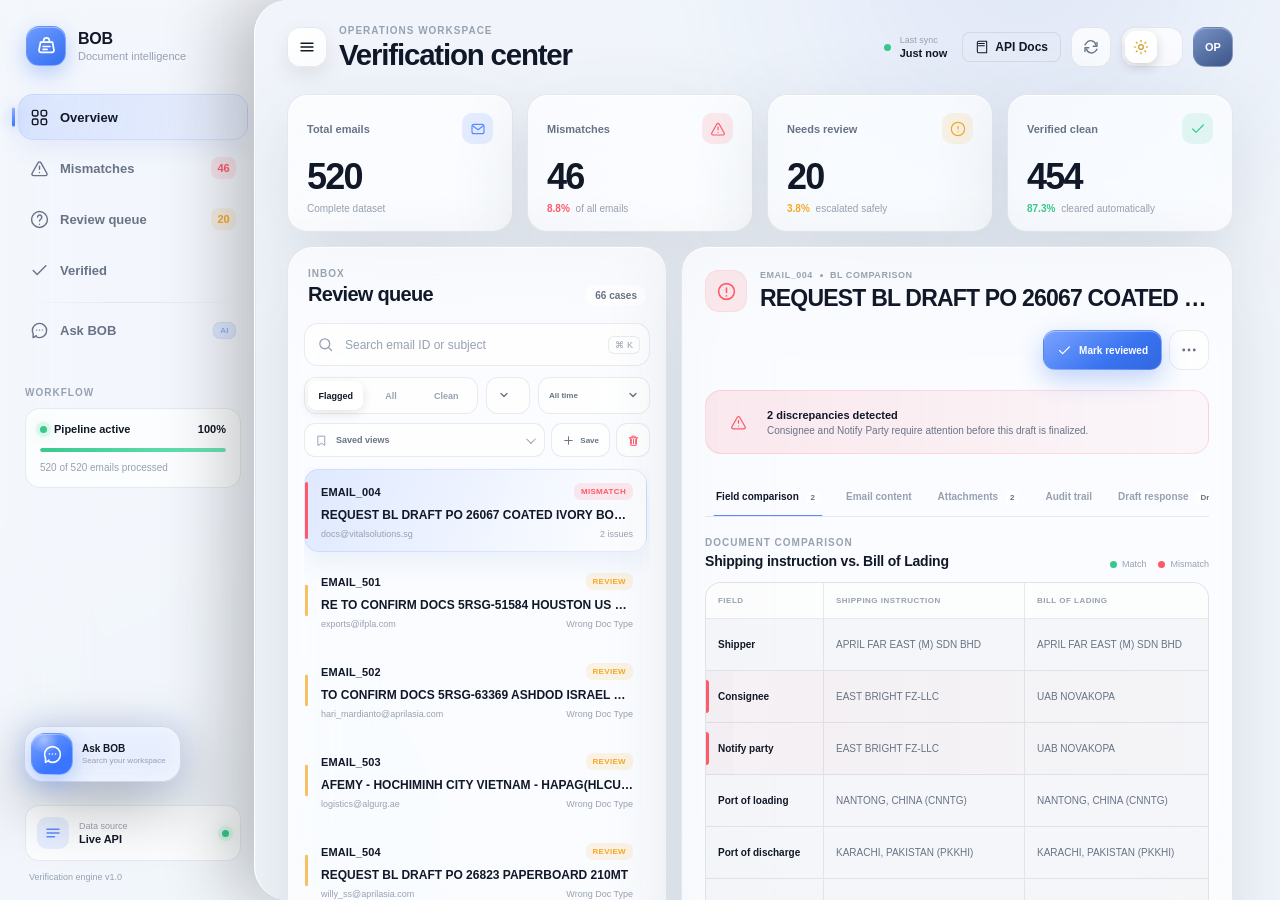
<file: frontend/index.html>
<!doctype html>
<html lang="en" data-theme="dark">
<head>
  <meta charset="UTF-8">
  <meta name="viewport" content="width=device-width, initial-scale=1.0">
  <meta name="description" content="Shipping document verification and human review dashboard">
  <meta name="color-scheme" content="dark light">
  <title>BOB — Shipping Document Verification</title>
  <link rel="stylesheet" href="./styles.css">
</head>
<body>
  <div class="app-loader" id="appLoader" role="status" aria-live="polite" aria-label="Preparing BOB verification workspace">
    <div class="loader-ambient" aria-hidden="true"></div>
    <div class="loader-center">
      <div class="loader-mark-wrap" aria-hidden="true">
        <span class="loader-halo"></span>
        <span class="loader-ring"></span>
        <span class="loader-mark">
          <svg viewBox="0 0 24 24"><path d="M5.8 7.5h12.4l1.6 8.2a2 2 0 0 1-2 2.4H6.2a2 2 0 0 1-2-2.4l1.6-8.2Z"/><path d="M9 7.5V5.7A3 3 0 0 1 12 3a3 3 0 0 1 3 2.7v1.8M8.5 12h7M8.5 15h4"/></svg>
        </span>
      </div>
      <div class="loader-copy">
        <strong>BOB</strong>
        <span>Preparing verification workspace</span>
      </div>
      <div class="loader-progress" aria-hidden="true"><span></span></div>
      <p class="loader-security"><span></span>Secure document intelligence</p>
    </div>
  </div>

  <div class="ambient ambient-one" aria-hidden="true"></div>
  <div class="ambient ambient-two" aria-hidden="true"></div>

  <div class="app-shell">
    <aside class="sidebar glass-panel" id="sidebar">
      <div class="brand-row">
        <a class="brand" href="#" aria-label="BOB home">
          <span class="brand-mark" aria-hidden="true">
            <svg viewBox="0 0 24 24" role="img"><path d="M5.8 7.5h12.4l1.6 8.2a2 2 0 0 1-2 2.4H6.2a2 2 0 0 1-2-2.4l1.6-8.2Z"/><path d="M9 7.5V5.7A3 3 0 0 1 12 3a3 3 0 0 1 3 2.7v1.8M8.5 12h7M8.5 15h4"/></svg>
          </span>
          <span><strong>BOB</strong><small>Document intelligence</small></span>
        </a>
        <button class="icon-button mobile-only" id="closeSidebar" aria-label="Close menu">
          <svg viewBox="0 0 24 24"><path d="m6 6 12 12M18 6 6 18"/></svg>
        </button>
      </div>

      <nav class="primary-nav" aria-label="Primary navigation">
        <span class="nav-selection" id="navSelection" aria-hidden="true"></span>
        <button class="nav-item active" type="button" data-nav="overview">
          <svg viewBox="0 0 24 24"><rect x="3" y="3" width="7" height="7" rx="2"/><rect x="14" y="3" width="7" height="7" rx="2"/><rect x="3" y="14" width="7" height="7" rx="2"/><rect x="14" y="14" width="7" height="7" rx="2"/></svg>
          <span>Overview</span>
        </button>
        <button class="nav-item" type="button" data-nav="mismatch" data-focus-status="MISMATCH">
          <svg viewBox="0 0 24 24"><path d="M12 9v4m0 4h.01M10.3 4.6 2.7 18a2 2 0 0 0 1.7 3h15.2a2 2 0 0 0 1.7-3L13.7 4.6a2 2 0 0 0-3.4 0Z"/></svg>
          <span>Mismatches</span><span class="nav-count" id="navMismatchCount">46</span>
        </button>
        <button class="nav-item" type="button" data-nav="review" data-focus-status="NEEDS_REVIEW">
          <svg viewBox="0 0 24 24"><path d="M12 22a10 10 0 1 0 0-20 10 10 0 0 0 0 20Z"/><path d="M9.5 9a2.7 2.7 0 1 1 4.6 2c-1.4 1.1-2.1 1.6-2.1 3M12 18h.01"/></svg>
          <span>Review queue</span><span class="nav-count amber" id="navReviewCount">20</span>
        </button>
        <button class="nav-item" type="button" data-nav="verified" data-focus-status="OK">
          <svg viewBox="0 0 24 24"><path d="M20 6 9 17l-5-5"/></svg>
          <span>Verified</span>
        </button>
        <button class="nav-item assistant-nav-item" id="askBobNav" type="button" data-nav="assistant">
          <svg viewBox="0 0 24 24"><path d="M8 18.5 4 21v-5.2A8 8 0 0 1 3 12C3 7 7 3 12 3s9 4 9 9-4 9-9 9a9.8 9.8 0 0 1-4-.9"/><path d="M8.5 11.5h.01M12 11.5h.01M15.5 11.5h.01"/></svg>
          <span>Ask BOB</span><span class="assistant-nav-badge">AI</span>
        </button>
      </nav>

      <div class="sidebar-section">
        <p class="section-label">Workflow</p>
        <div class="pipeline-card">
          <div class="pipeline-head">
            <span class="live-dot"></span>
            <span>Pipeline active</span>
            <strong>100%</strong>
          </div>
          <div class="progress-track"><span></span></div>
          <p>520 of 520 emails processed</p>
        </div>
      </div>

      <div class="sidebar-footer">
        <div class="service-state">
          <span class="service-icon">
            <svg viewBox="0 0 24 24"><path d="M4 7h16M4 12h16M4 17h10"/></svg>
          </span>
          <span><small>Data source</small><strong id="dataSourceLabel">Connecting...</strong></span>
          <span class="connection-dot" id="connectionDot"></span>
        </div>
        <p>Verification engine v1.0</p>
      </div>
    </aside>

    <main class="main-content">
      <header class="topbar">
        <div class="topbar-title">
          <button class="icon-button menu-trigger" id="openSidebar" aria-label="Hide navigation" aria-expanded="true" title="Show or hide navigation">
            <svg viewBox="0 0 24 24"><path d="M4 7h16M4 12h16M4 17h16"/></svg>
          </button>
          <div>
            <p class="eyebrow">Operations workspace</p>
            <h1>Verification center</h1>
          </div>
        </div>
        <div class="topbar-actions">
          <div class="sync-state desktop-only"><span></span><span><small>Last sync</small><strong id="lastSync">Just now</strong></span></div>
          <a href="/docs" target="_blank" class="docs-btn" title="View Interactive API Documentation" style="display:inline-flex; align-items:center; gap:6px; font-size:12px; font-weight:600; color:inherit; text-decoration:none; padding:7px 12px; border:1px solid var(--border); border-radius:8px; background:rgba(255,255,255,0.04); transition:all 0.2s;">
            <svg width="14" height="14" viewBox="0 0 24 24" fill="none" stroke="currentColor" stroke-width="2"><path d="M4 19.5v-15A2.5 2.5 0 0 1 6.5 2H20v20H6.5a2.5 2.5 0 0 1-2.5-2.5Z"/><path d="M6 6h10M6 10h10"/></svg>
            <span>API Docs</span>
          </a>
          <button class="icon-button" id="refreshButton" type="button" aria-label="Refresh data" title="Refresh data">
            <svg viewBox="0 0 24 24"><path d="M20 6v5h-5M4 18v-5h5"/><path d="M18.5 9A7 7 0 0 0 6 6.5L4 9m2 6a7 7 0 0 0 12 2.5l2-2.5"/></svg>
          </button>
          <button class="theme-toggle" id="themeToggle" type="button" aria-label="Switch color theme">
            <span class="theme-knob">
              <svg class="sun-icon" viewBox="0 0 24 24"><circle cx="12" cy="12" r="3.5"/><path d="M12 2v2M12 20v2M4.9 4.9l1.4 1.4M17.7 17.7l1.4 1.4M2 12h2M20 12h2M4.9 19.1l1.4-1.4M17.7 6.3l1.4-1.4"/></svg>
              <svg class="moon-icon" viewBox="0 0 24 24"><path d="M20.5 15.5A8.5 8.5 0 0 1 8.5 3.6 8.5 8.5 0 1 0 20.5 15.5Z"/></svg>
            </span>
          </button>
          <div class="avatar" aria-label="Operator profile">OP</div>
        </div>
      </header>

      <section class="stats-grid" aria-label="Verification statistics">
        <article class="stat-card glass-panel reveal" style="--delay: 0ms">
          <div class="stat-top"><span>Total emails</span><span class="stat-icon neutral"><svg viewBox="0 0 24 24"><rect x="3" y="5" width="18" height="14" rx="3"/><path d="m4 7 8 6 8-6"/></svg></span></div>
          <div class="stat-value" id="totalStat">520</div>
          <p>Complete dataset</p>
        </article>
        <article class="stat-card glass-panel reveal" style="--delay: 60ms">
          <div class="stat-top"><span>Mismatches</span><span class="stat-icon red"><svg viewBox="0 0 24 24"><path d="M12 9v4m0 4h.01M10.3 4.6 2.7 18a2 2 0 0 0 1.7 3h15.2a2 2 0 0 0 1.7-3L13.7 4.6a2 2 0 0 0-3.4 0Z"/></svg></span></div>
          <div class="stat-value" id="mismatchStat">46</div>
          <p><span class="trend red" id="mismatchRate">8.8%</span> of all emails</p>
        </article>
        <article class="stat-card glass-panel reveal" style="--delay: 120ms">
          <div class="stat-top"><span>Needs review</span><span class="stat-icon amber"><svg viewBox="0 0 24 24"><path d="M12 22a10 10 0 1 0 0-20 10 10 0 0 0 0 20Z"/><path d="M12 8v4m0 4h.01"/></svg></span></div>
          <div class="stat-value" id="reviewStat">20</div>
          <p><span class="trend amber" id="reviewRate">3.8%</span> escalated safely</p>
        </article>
        <article class="stat-card glass-panel reveal" style="--delay: 180ms">
          <div class="stat-top"><span>Verified clean</span><span class="stat-icon green"><svg viewBox="0 0 24 24"><path d="M20 6 9 17l-5-5"/></svg></span></div>
          <div class="stat-value" id="cleanStat">454</div>
          <p><span class="trend green" id="cleanRate">87.3%</span> cleared automatically</p>
        </article>
      </section>

      <section class="workspace-grid">
        <aside class="queue-panel glass-panel reveal" style="--delay: 230ms">
          <div class="panel-heading">
            <div><p class="eyebrow">Inbox</p><h2>Review queue</h2></div>
            <span class="result-count" id="resultCount">66 cases</span>
          </div>

          <div class="search-field">
            <svg viewBox="0 0 24 24"><circle cx="11" cy="11" r="7"/><path d="m16.5 16.5 4 4"/></svg>
            <input id="searchInput" type="search" autocomplete="off" placeholder="Search email ID or subject">
            <kbd>⌘ K</kbd>
          </div>

          <div class="filter-row">
            <div class="segmented-control" id="statusFilters" role="group" aria-label="Status filter">
              <button type="button" class="active" data-status="FLAGGED">Flagged</button>
              <button type="button" data-status="ALL">All</button>
              <button type="button" data-status="OK">Clean</button>
            </div>
            <label class="select-shell" aria-label="Category filter">
              <select id="categoryFilter">
                <option value="ALL">All categories</option>
                <option value="BL_COMPARISON">BL comparison</option>
                <option value="SI_REQUEST">SI request</option>
                <option value="INVOICE_QUERY">Invoice query</option>
                <option value="GENERAL">General</option>
                <option value="SPAM">Spam</option>
              </select>
              <svg viewBox="0 0 24 24"><path d="m8 10 4 4 4-4"/></svg>
            </label>
            <label class="select-shell time-select" aria-label="Time filter">
              <select id="timeFilter">
                <option value="ALL">All time</option>
                <option value="TODAY">Today</option>
                <option value="24H">Last 24 hours</option>
                <option value="7D">Last 7 days</option>
                <option value="REVIEWED">Recently reviewed</option>
                <option value="OPENED">Recently opened</option>
              </select>
              <svg viewBox="0 0 24 24"><path d="m8 10 4 4 4-4"/></svg>
            </label>
          </div>

          <div class="saved-view-row">
            <label class="saved-view-select" aria-label="Saved views">
              <svg viewBox="0 0 24 24"><path d="M6 4h12v17l-6-4-6 4Z"/></svg>
              <select id="savedViewSelect"><option value="">Saved views</option></select>
            </label>
            <button class="saved-view-button" id="saveViewButton" type="button" title="Save current filters"><svg viewBox="0 0 24 24"><path d="M12 5v14M5 12h14"/></svg><span>Save</span></button>
            <button class="saved-view-button danger" id="deleteViewButton" type="button" title="Delete selected view" hidden><svg viewBox="0 0 24 24"><path d="M4 7h16M9 7V4h6v3M8 10v8M12 10v8M16 10v8M6 7l1 14h10l1-14"/></svg></button>
          </div>

          <div class="queue-list" id="queueList" aria-live="polite"></div>
          <div class="queue-footer">
            <span id="queueRange">Showing 1–20</span>
            <button class="text-button" id="loadMoreButton" type="button">Load more</button>
          </div>
        </aside>

        <section class="detail-panel glass-panel reveal" style="--delay: 280ms" aria-live="polite">
          <div class="detail-header">
            <div class="detail-title-wrap">
              <div class="status-orb mismatch" id="statusOrb"><svg viewBox="0 0 24 24"><path d="M12 8v5m0 4h.01"/><circle cx="12" cy="12" r="9"/></svg></div>
              <div>
                <div class="detail-meta-line"><span id="selectedId">EMAIL_004</span><span class="dot-separator"></span><span id="selectedCategory">BL comparison</span></div>
                <h2 id="selectedSubject">Request BL draft — PO 26067</h2>
              </div>
            </div>
            <div class="detail-actions">
              <button class="secondary-button" id="retryButton" type="button">
                <svg viewBox="0 0 24 24"><path d="M20 6v5h-5M4 18v-5h5"/><path d="M18.5 9A7 7 0 0 0 6 6.5L4 9m2 6a7 7 0 0 0 12 2.5l2-2.5"/></svg>
                Retry
              </button>
              <button class="primary-button" id="reviewedButton" type="button">
                <svg viewBox="0 0 24 24"><path d="M20 6 9 17l-5-5"/></svg>
                <span>Mark reviewed</span>
              </button>
              <button class="icon-button" id="moreButton" type="button" aria-label="More actions"><svg viewBox="0 0 24 24"><circle cx="5" cy="12" r="1"/><circle cx="12" cy="12" r="1"/><circle cx="19" cy="12" r="1"/></svg></button>
            </div>
          </div>

          <div class="summary-banner mismatch" id="summaryBanner">
            <div class="summary-icon"><svg viewBox="0 0 24 24"><path d="M12 9v4m0 4h.01M10.3 4.6 2.7 18a2 2 0 0 0 1.7 3h15.2a2 2 0 0 0 1.7-3L13.7 4.6a2 2 0 0 0-3.4 0Z"/></svg></div>
            <div><strong id="summaryTitle">2 discrepancies detected</strong><p id="summaryText">Consignee and notify party require attention before this draft is finalized.</p></div>
          </div>

          <div class="tab-bar" role="tablist" aria-label="Document details">
            <button type="button" role="tab" class="active" data-tab="comparison">Field comparison <span id="comparisonTabCount">2</span></button>
            <button type="button" role="tab" data-tab="email">Email content</button>
            <button type="button" role="tab" data-tab="attachments">Attachments <span id="attachmentTabCount">2</span></button>
            <button type="button" role="tab" data-tab="audit">Audit trail</button>
            <button type="button" role="tab" class="draft-tab-button" data-tab="draft">Draft response <span>Draft</span></button>
          </div>

          <div class="tab-content active" id="comparisonTab" data-panel="comparison">
            <div class="comparison-head">
              <div><p class="eyebrow">Document comparison</p><h3>Shipping instruction vs. Bill of Lading</h3></div>
              <div class="legend"><span><i class="match"></i>Match</span><span><i class="mismatch"></i>Mismatch</span></div>
            </div>
            <div class="comparison-table" id="comparisonTable"></div>
          </div>

          <div class="tab-content" id="emailTab" data-panel="email">
            <div class="email-card">
              <div class="email-header-row"><span>From</span><strong id="emailFrom">docs@vitalsolutions.sg</strong></div>
              <div class="email-header-row"><span>Subject</span><strong id="emailSubject">Request BL draft</strong></div>
              <div class="email-body" id="emailBody"></div>
            </div>
          </div>

          <div class="tab-content" id="attachmentsTab" data-panel="attachments">
            <div class="attachment-grid" id="attachmentGrid"></div>
          </div>

          <div class="tab-content" id="auditTab" data-panel="audit">
            <div class="timeline" id="auditTimeline"></div>
          </div>

          <div class="tab-content" id="draftTab" data-panel="draft" aria-live="polite">
            <div id="draftComposer"></div>
          </div>
        </section>
      </section>

      <section class="assistant-full" id="assistantFull" aria-label="Ask BOB assistant" aria-hidden="true" hidden>
        <div class="assistant-full-ambient" aria-hidden="true"></div>
        <header class="assistant-full-header">
          <div class="assistant-full-header-left">
            <button class="icon-button menu-trigger assistant-menu-trigger" id="assistantSidebarToggle" type="button" aria-label="Show or hide navigation" title="Show or hide navigation">
              <svg viewBox="0 0 24 24"><path d="M4 7h16M4 12h16M4 17h16"/></svg>
            </button>
            <div class="assistant-identity">
              <span class="assistant-avatar"><svg viewBox="0 0 24 24"><path d="M8 18.5 4 21v-5.2A8 8 0 0 1 3 12C3 7 7 3 12 3s9 4 9 9-4 9-9 9a9.8 9.8 0 0 1-4-.9"/><path d="M8.5 11.5h.01M12 11.5h.01M15.5 11.5h.01"/></svg></span>
              <span><strong>Ask BOB</strong><small><i></i>Connected to verification workspace</small></span>
            </div>
          </div>
          <div class="assistant-full-actions">
            <button class="assistant-header-button" id="clearAssistant" type="button">Clear conversation</button>
            <button class="icon-button" id="minimizeAssistant" type="button" aria-label="Minimize assistant" title="Minimize"><svg viewBox="0 0 24 24"><path d="M7 12h10"/></svg></button>
            <button class="icon-button" id="closeAssistantFull" type="button" aria-label="Close assistant"><svg viewBox="0 0 24 24"><path d="m6 6 12 12M18 6 6 18"/></svg></button>
          </div>
        </header>
        <div class="assistant-full-body">
          <div class="assistant-context-bar" id="assistantContextBar">
            <div class="assistant-context-email"><span>Current email</span><strong id="assistantContextId">EMAIL_004</strong><small id="assistantContextSubject">Request BL draft</small></div>
            <div class="assistant-context-actions">
              <button type="button" data-context-action="explain"><svg viewBox="0 0 24 24"><path d="M12 22a10 10 0 1 0 0-20 10 10 0 0 0 0 20Z"/><path d="M9.5 9a2.7 2.7 0 1 1 4.6 2c-1.4 1.1-2.1 1.6-2.1 3M12 18h.01"/></svg>Explain issues</button>
              <button type="button" data-context-action="summarize"><svg viewBox="0 0 24 24"><path d="M5 5h14M5 10h14M5 15h9M5 20h6"/></svg>Summarize</button>
              <button type="button" data-context-action="related"><svg viewBox="0 0 24 24"><circle cx="8" cy="8" r="3"/><circle cx="16" cy="16" r="3"/><path d="m10 10 4 4"/></svg>Related mail</button>
              <button type="button" data-context-action="draft" id="assistantDraftAction"><svg viewBox="0 0 24 24"><path d="M4 19.5V5a2 2 0 0 1 2-2h8l6 6v10.5a1.5 1.5 0 0 1-1.5 1.5h-13A1.5 1.5 0 0 1 4 19.5Z"/><path d="M14 3v6h6"/></svg>Open draft</button>
            </div>
          </div>
          <div class="assistant-intro">
            <p class="eyebrow">Workspace intelligence</p>
            <h2>What should we find?</h2>
            <p>Search the verification queue, inspect flagged documents, or jump directly to an email.</p>
            <div class="assistant-starter-grid">
              <button type="button" data-assistant-prompt="Show me the newest email that needs review"><span><svg viewBox="0 0 24 24"><path d="M12 8v4m0 4h.01"/><circle cx="12" cy="12" r="9"/></svg></span><strong>Newest review</strong><small>Open the latest queued case</small></button>
              <button type="button" data-assistant-prompt="How many emails have the wrong document type?"><span><svg viewBox="0 0 24 24"><path d="M14 2H6a2 2 0 0 0-2 2v16a2 2 0 0 0 2 2h12a2 2 0 0 0 2-2V8Z"/><path d="M14 2v6h6M9 13h6M9 17h4"/></svg></span><strong>Wrong document type</strong><small>Count and inspect escalations</small></button>
              <button type="button" data-assistant-prompt="Show mismatched emails"><span><svg viewBox="0 0 24 24"><path d="M12 9v4m0 4h.01M10.3 4.6 2.7 18a2 2 0 0 0 1.7 3h15.2a2 2 0 0 0 1.7-3L13.7 4.6a2 2 0 0 0-3.4 0Z"/></svg></span><strong>Mismatched emails</strong><small>Browse detected discrepancies</small></button>
            </div>
          </div>
          <div class="assistant-messages full-messages" id="assistantFullMessages" aria-live="polite"></div>
        </div>
        <form class="assistant-composer assistant-composer-full" data-assistant-form>
          <button type="button" class="assistant-add-button" aria-label="More assistant actions"><svg viewBox="0 0 24 24"><path d="M12 5v14M5 12h14"/></svg></button>
          <input type="text" data-assistant-input autocomplete="off" placeholder="Ask about an email, status, mismatch, or review queue…" aria-label="Message Ask BOB">
          <button type="submit" class="assistant-send-button" aria-label="Send message"><svg viewBox="0 0 24 24"><path d="m5 12 7-7 7 7M12 5v14"/></svg></button>
        </form>
        <p class="assistant-disclaimer">BOB searches the current verification dataset. Actions that change records still require operator confirmation.</p>
      </section>
    </main>
  </div>

  <button class="assistant-orb" id="assistantOrb" type="button" aria-label="Open Ask BOB. Drag to reposition." aria-expanded="false">
    <span class="assistant-orb-aura" aria-hidden="true"></span>
    <span class="assistant-orb-core"><svg viewBox="0 0 24 24"><path d="M8 18.5 4 21v-5.2A8 8 0 0 1 3 12C3 7 7 3 12 3s9 4 9 9-4 9-9 9a9.8 9.8 0 0 1-4-.9"/><path d="M8.5 11.5h.01M12 11.5h.01M15.5 11.5h.01"/></svg></span>
    <span class="assistant-orb-label"><strong>Ask BOB</strong><small>Search your workspace</small></span>
  </button>

  <section class="assistant-compact glass-panel" id="assistantCompact" aria-label="Ask BOB compact assistant" aria-hidden="true">
    <header class="assistant-compact-header" id="assistantCompactDragHandle" title="Drag to reposition">
      <div class="assistant-identity"><span class="assistant-avatar small"><svg viewBox="0 0 24 24"><path d="M8 18.5 4 21v-5.2A8 8 0 0 1 3 12C3 7 7 3 12 3s9 4 9 9-4 9-9 9a9.8 9.8 0 0 1-4-.9"/><path d="M8.5 11.5h.01M12 11.5h.01M15.5 11.5h.01"/></svg></span><span><strong>Ask BOB</strong><small><i></i>Workspace ready</small></span></div>
      <div><button class="icon-button" id="expandAssistant" type="button" aria-label="Open full conversation"><svg viewBox="0 0 24 24"><path d="M8 3H3v5M16 3h5v5M8 21H3v-5M16 21h5v-5"/></svg></button><button class="icon-button" id="closeAssistantCompact" type="button" aria-label="Close assistant"><svg viewBox="0 0 24 24"><path d="m6 6 12 12M18 6 6 18"/></svg></button></div>
    </header>
    <section class="compact-context-card mismatch" id="compactContextCard" aria-label="Current email actions">
      <button class="compact-context-summary" id="compactContextToggle" type="button" aria-expanded="false">
        <span class="compact-context-status" aria-hidden="true"></span>
        <span class="compact-context-copy"><small>Current email</small><strong id="compactContextId">EMAIL_004</strong><span id="compactContextSubject">Request BL draft</span></span>
        <span class="compact-context-hint"><small>Quick actions</small><svg viewBox="0 0 24 24"><path d="m8 10 4 4 4-4"/></svg></span>
      </button>
      <div class="compact-context-actions">
        <button type="button" data-context-action="explain"><svg viewBox="0 0 24 24"><path d="M12 22a10 10 0 1 0 0-20 10 10 0 0 0 0 20Z"/><path d="M9.5 9a2.7 2.7 0 1 1 4.6 2c-1.4 1.1-2.1 1.6-2.1 3M12 18h.01"/></svg><span>Explain</span></button>
        <button type="button" data-context-action="summarize"><svg viewBox="0 0 24 24"><path d="M5 5h14M5 10h14M5 15h9M5 20h6"/></svg><span>Summary</span></button>
        <button type="button" data-context-action="related"><svg viewBox="0 0 24 24"><circle cx="8" cy="8" r="3"/><circle cx="16" cy="16" r="3"/><path d="m10 10 4 4"/></svg><span>Related</span></button>
        <button type="button" data-context-action="draft" id="compactDraftAction"><svg viewBox="0 0 24 24"><path d="M4 19.5V5a2 2 0 0 1 2-2h8l6 6v10.5a1.5 1.5 0 0 1-1.5 1.5h-13A1.5 1.5 0 0 1 4 19.5Z"/><path d="M14 3v6h6"/></svg><span>Draft</span></button>
      </div>
    </section>
    <div class="assistant-messages compact-messages" id="assistantCompactMessages" aria-live="polite"></div>
    <div class="assistant-quick-prompts"><button type="button" data-assistant-prompt="Show the review queue">Review queue</button><button type="button" data-assistant-prompt="Show mismatched emails for today">Today’s mismatches</button><button type="button" data-assistant-prompt="Find my latest reviewed email">Latest reviewed</button></div>
    <form class="assistant-composer" data-assistant-form>
      <input type="text" data-assistant-input autocomplete="off" placeholder="Ask BOB…" aria-label="Message Ask BOB">
      <button type="submit" class="assistant-send-button" aria-label="Send message"><svg viewBox="0 0 24 24"><path d="m5 12 7-7 7 7M12 5v14"/></svg></button>
    </form>
  </section>

  <div class="popover glass-panel" id="morePopover" hidden>
    <button type="button" id="copyIdButton"><svg viewBox="0 0 24 24"><rect x="8" y="8" width="11" height="11" rx="2"/><path d="M16 8V5a2 2 0 0 0-2-2H5a2 2 0 0 0-2 2v9a2 2 0 0 0 2 2h3"/></svg>Copy email ID</button>
    <button type="button" id="exportButton"><svg viewBox="0 0 24 24"><path d="M12 3v12m0 0 4-4m-4 4-4-4M5 21h14"/></svg>Export result</button>
  </div>

  <section class="command-palette-backdrop" id="commandPalette" aria-hidden="true" hidden>
    <div class="command-palette glass-panel" role="dialog" aria-modal="true" aria-labelledby="commandPaletteTitle">
      <div class="command-search"><svg viewBox="0 0 24 24"><circle cx="11" cy="11" r="7"/><path d="m16.5 16.5 4 4"/></svg><input id="commandInput" type="text" autocomplete="off" placeholder="Search emails or run a command"><kbd>ESC</kbd></div>
      <div class="command-heading"><span id="commandPaletteTitle">Quick actions</span><small>⌘ K</small></div>
      <div class="command-results" id="commandResults"></div>
    </div>
  </section>

  <section class="modal-backdrop" id="saveViewModal" aria-hidden="true" hidden>
    <div class="modal-card glass-panel" role="dialog" aria-modal="true" aria-labelledby="saveViewTitle">
      <div class="modal-icon"><svg viewBox="0 0 24 24"><path d="M6 4h12v17l-6-4-6 4Z"/></svg></div>
      <div><p class="eyebrow">Workspace view</p><h3 id="saveViewTitle">Save these filters</h3><p>Keep this search and filter combination ready for one-click access.</p></div>
      <label class="modal-field"><span>View name</span><input id="savedViewName" type="text" maxlength="48" autocomplete="off" placeholder="Today’s mismatches"></label>
      <div class="modal-actions"><button class="secondary-button" type="button" data-close-modal="saveViewModal">Cancel</button><button class="primary-button" id="confirmSaveView" type="button">Save view</button></div>
    </div>
  </section>

  <section class="modal-backdrop" id="draftPreviewModal" aria-hidden="true" hidden>
    <div class="modal-card draft-preview-card glass-panel" role="dialog" aria-modal="true" aria-labelledby="draftPreviewTitle">
      <div class="draft-preview-heading"><div class="modal-icon safe"><svg viewBox="0 0 24 24"><path d="M12 3 4 6v6c0 5 3.4 8 8 9 4.6-1 8-4 8-9V6l-8-3Z"/><path d="m9 12 2 2 4-4"/></svg></div><div><p class="eyebrow">Final check</p><h3 id="draftPreviewTitle">Save response draft?</h3><p>This stores the draft only. No email will be sent.</p></div></div>
      <div class="draft-preview-flags" id="draftPreviewFlags"></div>
      <div class="draft-preview-content"><div><span>To</span><strong id="draftPreviewRecipient"></strong></div><div><span>Subject</span><strong id="draftPreviewSubject"></strong></div><div class="draft-preview-message"><span>Message</span><p id="draftPreviewBody"></p></div></div>
      <label class="confirmation-check"><input id="draftConfirmCheck" type="checkbox"><span><i></i>I reviewed the recipient and message. Save this draft without sending.</span></label>
      <div class="modal-actions"><button class="secondary-button" type="button" data-close-modal="draftPreviewModal">Continue editing</button><button class="primary-button" id="confirmDraftSave" type="button" disabled>Confirm safe save</button></div>
    </div>
  </section>

  <div class="toast" id="toast" role="status" aria-live="polite"><span class="toast-icon"></span><span id="toastText">Updated</span></div>
  <div class="mobile-scrim" id="mobileScrim"></div>

  <script>
    window.SDOC_CONFIG = {
      apiBase: window.location.pathname.startsWith("/app") ? window.location.origin : "http://localhost:8080",
      dataBase: "../data",
      submissionPath: "../submission.json"
    };
  </script>
  <script src="./app.js"></script>
</body>
</html>
</file>
<file: frontend/styles.css>
:root {
  --font: -apple-system, BlinkMacSystemFont, "SF Pro Display", "SF Pro Text", "Helvetica Neue", Arial, sans-serif;
  --radius-xs: 10px;
  --radius-sm: 14px;
  --radius-md: 20px;
  --radius-lg: 26px;
  --radius-xl: 34px;
  --accent: #5b8cff;
  --accent-strong: #3975ff;
  --accent-soft: rgba(91, 140, 255, .14);
  --red: #ff5a69;
  --red-soft: rgba(255, 90, 105, .12);
  --amber: #f6a928;
  --amber-soft: rgba(246, 169, 40, .12);
  --green: #37c98b;
  --green-soft: rgba(55, 201, 139, .12);
  --blur: blur(30px) saturate(145%);
  --ease: cubic-bezier(.22, 1, .36, 1);
  --spring: cubic-bezier(.2, .95, .2, 1.08);
}

html[data-theme="dark"] {
  --bg: #090b10;
  --bg-elevated: #11141b;
  --panel: rgba(20, 24, 33, .7);
  --panel-strong: rgba(24, 28, 38, .9);
  --panel-hover: rgba(35, 41, 55, .82);
  --field: rgba(255, 255, 255, .055);
  --field-hover: rgba(255, 255, 255, .085);
  --border: rgba(255, 255, 255, .095);
  --border-strong: rgba(255, 255, 255, .15);
  --text: #f6f7fb;
  --text-muted: #98a0af;
  --text-faint: #687080;
  --shadow: 0 24px 80px rgba(0, 0, 0, .36), inset 0 1px 0 rgba(255, 255, 255, .04);
  --sidebar-bg: rgba(14, 17, 24, .84);
  --content-surface: rgba(9, 11, 16, .96);
  --content-edge: rgba(255, 255, 255, .075);
}

html[data-theme="light"] {
  --bg: #eef2f8;
  --bg-elevated: #f8faff;
  --panel: rgba(255, 255, 255, .66);
  --panel-strong: rgba(255, 255, 255, .9);
  --panel-hover: rgba(255, 255, 255, .96);
  --field: rgba(255, 255, 255, .74);
  --field-hover: #fff;
  --border: rgba(28, 39, 58, .09);
  --border-strong: rgba(28, 39, 58, .14);
  --text: #111827;
  --text-muted: #687386;
  --text-faint: #98a1b0;
  --shadow: 0 24px 80px rgba(46, 61, 84, .13), inset 0 1px 0 rgba(255, 255, 255, .86);
  --sidebar-bg: rgba(245, 248, 253, .8);
  --content-surface: rgba(241, 245, 251, .96);
  --content-edge: rgba(255, 255, 255, .9);
}

* { box-sizing: border-box; }

html { min-width: 320px; background: var(--bg); scroll-behavior: smooth; }

body {
  margin: 0;
  height: 100vh;
  min-height: 100vh;
  overflow: hidden;
  color: var(--text);
  background:
    radial-gradient(circle at 77% -10%, rgba(61, 105, 210, .13), transparent 34%),
    radial-gradient(circle at 18% 95%, rgba(73, 185, 160, .07), transparent 30%),
    var(--bg);
  font-family: var(--font);
  -webkit-font-smoothing: antialiased;
  transition: color .35s ease, background .35s ease;
}

.app-loader {
  position: fixed;
  inset: 0;
  z-index: 9999;
  display: grid;
  place-items: center;
  overflow: hidden;
  color: #f7f9ff;
  background:
    radial-gradient(circle at 50% 42%, rgba(72, 116, 224, .12), transparent 27%),
    linear-gradient(145deg, #0b0e14, #090b10 62%, #0d1017);
  opacity: 1;
  visibility: visible;
  transition: opacity .72s var(--ease), visibility 0s linear .72s;
}
.app-loader.is-ready { opacity: 0; visibility: hidden; pointer-events: none; }
.loader-ambient { position: absolute; width: min(620px, 78vw); aspect-ratio: 1; border-radius: 50%; background: rgba(74, 119, 232, .08); filter: blur(95px); animation: loaderAmbient 3.8s ease-in-out infinite; }
.loader-center { position: relative; display: flex; width: min(310px, calc(100vw - 48px)); align-items: center; flex-direction: column; text-align: center; }
.loader-mark-wrap { position: relative; display: grid; width: 104px; height: 104px; place-items: center; }
.loader-halo { position: absolute; inset: 7px; border-radius: 31px; background: rgba(76, 124, 245, .3); filter: blur(24px); animation: loaderGlow 2.4s ease-in-out infinite; }
.loader-ring { position: absolute; inset: 0; border: 1px solid rgba(150, 181, 255, .12); border-radius: 34px; background: linear-gradient(145deg, rgba(255,255,255,.07), rgba(255,255,255,.018)); box-shadow: inset 0 1px 0 rgba(255,255,255,.08), 0 24px 70px rgba(0,0,0,.3); -webkit-backdrop-filter: blur(24px) saturate(150%); backdrop-filter: blur(24px) saturate(150%); animation: loaderBreathe 2.4s ease-in-out infinite; }
.loader-ring::before { position: absolute; inset: -1px; padding: 1px; border-radius: inherit; background: linear-gradient(125deg, rgba(255,255,255,.22), transparent 28%, transparent 68%, rgba(96,143,255,.18)); content: ""; opacity: .5; -webkit-mask: linear-gradient(#000 0 0) content-box, linear-gradient(#000 0 0); -webkit-mask-composite: xor; mask: linear-gradient(#000 0 0) content-box, linear-gradient(#000 0 0); mask-composite: exclude; }
.loader-mark { position: relative; display: grid; width: 66px; height: 66px; place-items: center; overflow: hidden; border: 1px solid rgba(255,255,255,.25); border-radius: 22px; color: #fff; background: radial-gradient(circle at 27% 10%, #b8ccff, transparent 34%), linear-gradient(145deg, #76a0ff, #3975ff 68%, #2d61dc); box-shadow: inset 0 1px 0 rgba(255,255,255,.38), 0 14px 35px rgba(48,103,226,.36); }
.loader-mark::after { position: absolute; top: -45%; left: -80%; width: 46%; height: 190%; background: linear-gradient(90deg, transparent, rgba(255,255,255,.4), transparent); content: ""; transform: rotate(18deg); animation: loaderSweep 2.5s var(--ease) infinite; }
.loader-mark svg { width: 34px; filter: drop-shadow(0 3px 8px rgba(16,52,142,.28)); }
.loader-copy { margin-top: 27px; }
.loader-copy strong, .loader-copy span { display: block; }
.loader-copy strong { font-size: 24px; font-weight: 680; letter-spacing: -.04em; }
.loader-copy span { margin-top: 8px; color: rgba(220,227,242,.58); font-size: 11px; letter-spacing: .015em; }
.loader-progress { width: 188px; height: 3px; margin-top: 25px; overflow: hidden; border-radius: 999px; background: rgba(255,255,255,.07); box-shadow: inset 0 1px 2px rgba(0,0,0,.22); }
.loader-progress span { display: block; width: 56%; height: 100%; border-radius: inherit; background: linear-gradient(90deg, transparent, #5b8cff 34%, #a7c1ff 58%, transparent); filter: drop-shadow(0 0 7px rgba(91,140,255,.8)); animation: loaderProgress 1.45s var(--ease) infinite; }
.loader-security { display: flex; margin: 17px 0 0; align-items: center; gap: 7px; color: rgba(191,200,218,.38); font-size: 8px; font-weight: 600; letter-spacing: .08em; text-transform: uppercase; }
.loader-security span { width: 5px; height: 5px; border-radius: 50%; background: #50d69b; box-shadow: 0 0 10px rgba(80,214,155,.7); animation: loaderStatus 1.8s ease-in-out infinite; }

button, input, select { font: inherit; }
button { color: inherit; }
button, a, select { -webkit-tap-highlight-color: transparent; }
button:focus-visible, input:focus-visible, select:focus-visible, a:focus-visible { outline: 3px solid rgba(91, 140, 255, .35); outline-offset: 2px; }
svg { display: block; fill: none; stroke: currentColor; stroke-width: 1.8; stroke-linecap: round; stroke-linejoin: round; }

.ambient { position: fixed; z-index: -1; border-radius: 50%; filter: blur(100px); pointer-events: none; opacity: .34; transition: opacity .4s ease; }
.ambient-one { width: 360px; height: 360px; top: -160px; right: 7vw; background: #315fc8; }
.ambient-two { width: 320px; height: 320px; bottom: -160px; left: 22vw; background: #247c76; opacity: .17; }

.glass-panel {
  background: var(--panel);
  border: 1px solid var(--border);
  box-shadow: var(--shadow);
  -webkit-backdrop-filter: blur(38px) saturate(165%);
  backdrop-filter: blur(38px) saturate(165%);
}

.app-shell {
  display: grid;
  grid-template-columns: 272px minmax(0, 1fr);
  height: 100vh;
  min-height: 100vh;
  overflow: clip;
  transition: grid-template-columns .72s var(--ease);
}
.app-shell.sidebar-collapsed { grid-template-columns: 0 minmax(0, 1fr); }

.sidebar {
  position: sticky;
  top: 0;
  z-index: 20;
  display: flex;
  flex-direction: column;
  width: 272px;
  height: 100vh;
  padding: 24px 24px 18px 18px;
  border: 0;
  border-radius: 0;
  background: var(--sidebar-bg);
  box-shadow: 18px 0 54px rgba(0, 0, 0, .06);
  transform-origin: left center;
  transition: transform .72s var(--ease), opacity .45s ease, filter .55s ease;
}
.sidebar::after {
  position: absolute;
  top: 0;
  right: -36px;
  bottom: 0;
  width: 36px;
  background: var(--sidebar-bg);
  content: "";
  pointer-events: none;
}
.sidebar > * { position: relative; z-index: 1; }
.app-shell.sidebar-collapsed .sidebar { opacity: 0; filter: blur(8px); transform: translateX(-104%) scale(.97); pointer-events: none; }

.brand-row { display: flex; align-items: center; justify-content: space-between; padding: 2px 8px 28px; }
.brand { display: flex; gap: 12px; align-items: center; color: inherit; text-decoration: none; }
.brand-mark { display: grid; width: 40px; height: 40px; place-items: center; border: 1px solid rgba(255,255,255,.2); border-radius: 13px; color: #fff; background: linear-gradient(145deg, #6e9bff, #346ff1); box-shadow: 0 8px 22px rgba(55, 112, 242, .32), inset 0 1px 0 rgba(255,255,255,.35); }
.brand-mark svg { width: 23px; }
.brand strong { display: block; font-size: 16px; letter-spacing: -.25px; }
.brand small { display: block; margin-top: 2px; color: var(--text-faint); font-size: 11px; }

.primary-nav { position: relative; display: grid; gap: 5px; }
.nav-selection {
  position: absolute;
  top: 0;
  right: 0;
  left: 0;
  z-index: 0;
  height: 46px;
  border: 1px solid rgba(116, 158, 255, .18);
  border-radius: 15px;
  background: radial-gradient(circle at 18% 5%, rgba(255,255,255,.13), transparent 40%), linear-gradient(100deg, rgba(91,140,255,.2), rgba(91,140,255,.065));
  box-shadow: inset 0 1px 0 rgba(255,255,255,.08), 0 10px 24px rgba(26,78,190,.08);
  pointer-events: none;
  transform: translate3d(0, 0, 0);
  transition: transform .58s var(--spring), height .45s var(--spring), opacity .25s ease;
}
.nav-selection::before {
  position: absolute;
  top: 50%;
  left: -7px;
  width: 3px;
  height: 19px;
  border-radius: 999px;
  background: linear-gradient(#8fb0ff, #3975ff);
  box-shadow: 0 0 14px rgba(91,140,255,.72);
  content: "";
  transform: translateY(-50%);
}
.nav-item { position: relative; z-index: 1; display: flex; align-items: center; width: 100%; min-height: 46px; padding: 0 12px; gap: 11px; border: 0; border-radius: 14px; color: var(--text-muted); background: transparent; cursor: pointer; text-align: left; transition: transform .28s var(--spring), color .25s ease; }
.nav-item::before { position: absolute; left: -7px; width: 3px; height: 18px; border-radius: 10px; background: var(--accent); content: ""; opacity: 0; transform: scaleY(.4); transition: .25s var(--ease); }
.nav-item:hover { color: var(--text); transform: translateX(3px) scale(1.012); }
.nav-item:active { transform: translateX(2px) scale(.975); }
.nav-item.active { color: var(--text); }
.nav-item.active::before { opacity: 0; }
.nav-item svg { width: 19px; height: 19px; }
.nav-item span:nth-child(2) { flex: 1; font-size: 13px; font-weight: 600; }
.nav-count { display: grid; min-width: 25px; height: 22px; padding: 0 6px; place-items: center; border-radius: 8px; color: var(--red); background: var(--red-soft); font-size: 11px; font-weight: 700; }
.nav-count.amber { color: var(--amber); background: var(--amber-soft); }
.assistant-nav-item { margin-top: 9px; }
.assistant-nav-item::after { position: absolute; top: -5px; right: 8px; left: 8px; height: 1px; background: linear-gradient(90deg, transparent, var(--border), transparent); content: ""; }
.assistant-nav-badge { padding: 3px 6px; border: 1px solid rgba(137,173,255,.17); border-radius: 7px; color: #8eafff; background: var(--accent-soft); font-size: 8px; font-weight: 800; letter-spacing: .05em; }

.sidebar-section { margin-top: 34px; padding: 0 7px; }
.section-label, .eyebrow { margin: 0; color: var(--text-faint); font-size: 10px; font-weight: 700; letter-spacing: .1em; text-transform: uppercase; }
.section-label { margin-bottom: 10px; }
.pipeline-card { padding: 14px; border: 1px solid var(--border); border-radius: 15px; background: var(--field); }
.pipeline-head { display: flex; align-items: center; gap: 7px; font-size: 11px; font-weight: 600; }
.pipeline-head strong { margin-left: auto; font-size: 11px; }
.live-dot, .connection-dot { width: 7px; height: 7px; border-radius: 50%; background: var(--green); box-shadow: 0 0 0 4px rgba(55,201,139,.1), 0 0 12px rgba(55,201,139,.6); }
.progress-track { height: 4px; margin: 13px 0 10px; overflow: hidden; border-radius: 999px; background: var(--border); }
.progress-track span { display: block; width: 100%; height: 100%; border-radius: inherit; background: linear-gradient(90deg, #39ca8d, #6de4b6); box-shadow: 0 0 12px rgba(55,201,139,.45); }
.pipeline-card p { margin: 0; color: var(--text-faint); font-size: 10px; }

.sidebar-footer { margin-top: auto; padding: 12px 7px 0; }
.service-state { display: flex; align-items: center; gap: 10px; padding: 11px; border: 1px solid var(--border); border-radius: 14px; background: var(--field); }
.service-icon { display: grid; width: 32px; height: 32px; place-items: center; border-radius: 10px; color: var(--accent); background: var(--accent-soft); }
.service-icon svg { width: 18px; }
.service-state > span:nth-child(2) { min-width: 0; flex: 1; }
.service-state small, .service-state strong { display: block; overflow: hidden; text-overflow: ellipsis; white-space: nowrap; }
.service-state small { color: var(--text-faint); font-size: 9px; }
.service-state strong { margin-top: 2px; font-size: 11px; }
.connection-dot.offline { background: var(--amber); box-shadow: 0 0 0 4px rgba(246,169,40,.1); }
.sidebar-footer > p { margin: 11px 4px 0; color: var(--text-faint); font-size: 9px; }

.main-content {
  position: relative;
  z-index: 30;
  min-width: 0;
  height: 100vh;
  min-height: 0;
  margin: 0 0 0 -18px;
  padding: 0 32px 42px;
  overflow-x: hidden;
  overflow-y: auto;
  overscroll-behavior: contain;
  scrollbar-gutter: stable;
  border: 1px solid var(--content-edge);
  border-width: 0 0 0 1px;
  border-radius: 34px 0 0 34px;
  background: radial-gradient(circle at 75% -5%, rgba(68,109,208,.09), transparent 29%), var(--content-surface);
  box-shadow: -24px 0 70px rgba(0,0,0,.24), inset 1px 0 0 rgba(255,255,255,.035);
  transform: translate3d(0,0,0);
  transition: margin .72s var(--ease), border-radius .65s var(--ease), box-shadow .55s ease, transform .72s var(--ease);
}
.app-shell.sidebar-collapsed .main-content { margin-left: 0; border-left-color: transparent; border-radius: 0; box-shadow: none; }
.main-content::before {
  position: absolute;
  top: 54px;
  bottom: 54px;
  left: 0;
  width: 1px;
  background: linear-gradient(transparent, rgba(154,180,255,.3), transparent);
  content: "";
  opacity: .7;
  pointer-events: none;
  transition: opacity .4s ease;
}
.app-shell.sidebar-collapsed .main-content::before { opacity: 0; }
.topbar { display: flex; min-height: 94px; align-items: center; justify-content: space-between; }
.topbar-title { display: flex; align-items: center; gap: 12px; }
.topbar h1 { margin: 4px 0 0; font-size: clamp(22px, 2.3vw, 30px); letter-spacing: -.04em; line-height: 1; }
.topbar-actions { display: flex; align-items: center; gap: 10px; }
.sync-state { display: flex; align-items: center; gap: 9px; margin-right: 5px; }
.sync-state > span:first-child { width: 7px; height: 7px; border-radius: 50%; background: var(--green); }
.sync-state small, .sync-state strong { display: block; }
.sync-state small { color: var(--text-faint); font-size: 9px; }
.sync-state strong { margin-top: 2px; font-size: 11px; }

.icon-button { display: grid; width: 40px; height: 40px; padding: 0; place-items: center; border: 1px solid var(--border); border-radius: 13px; color: var(--text-muted); background: var(--field); cursor: pointer; transition: transform .2s var(--ease), color .2s ease, background .2s ease, border-color .2s ease; }
.icon-button:hover { color: var(--text); background: var(--field-hover); border-color: var(--border-strong); transform: translateY(-1px); }
.icon-button:active { transform: scale(.94); }
.icon-button svg { width: 18px; height: 18px; }
.icon-button.spinning svg { animation: spin .7s var(--ease); }
.menu-trigger { position: relative; overflow: hidden; color: var(--text); background: linear-gradient(145deg, var(--field-hover), var(--field)); box-shadow: inset 0 1px 0 rgba(255,255,255,.08), 0 8px 22px rgba(0,0,0,.08); }
.menu-trigger::after { position: absolute; width: 34px; height: 34px; border-radius: 50%; background: rgba(91,140,255,.2); content: ""; opacity: 0; transform: scale(.2); transition: opacity .25s ease, transform .5s var(--ease); }
.menu-trigger:hover::after { opacity: 1; transform: scale(1.35); }
.menu-trigger svg { position: relative; z-index: 1; transition: transform .55s var(--spring); }
.app-shell.sidebar-collapsed .menu-trigger svg { transform: rotate(180deg) scale(.92); }

.theme-toggle { position: relative; width: 62px; height: 40px; padding: 3px; border: 1px solid var(--border); border-radius: 14px; background: var(--field); cursor: pointer; }
.theme-knob { display: grid; width: 32px; height: 32px; place-items: center; border-radius: 11px; color: #f6c85f; background: var(--panel-strong); box-shadow: 0 4px 12px rgba(0,0,0,.16); transform: translateX(22px); transition: transform .4s var(--ease), color .3s ease, background .3s ease; }
.theme-knob svg { position: absolute; width: 16px; height: 16px; transition: opacity .25s ease, transform .35s var(--ease); }
.sun-icon { opacity: 0; transform: rotate(-50deg) scale(.5); }
.moon-icon { opacity: 1; transform: rotate(0) scale(1); }
html[data-theme="light"] .theme-knob { color: #d49a21; transform: translateX(0); }
html[data-theme="light"] .sun-icon { opacity: 1; transform: rotate(0) scale(1); }
html[data-theme="light"] .moon-icon { opacity: 0; transform: rotate(50deg) scale(.5); }

.avatar { display: grid; width: 40px; height: 40px; place-items: center; border: 1px solid rgba(255,255,255,.2); border-radius: 13px; color: white; background: linear-gradient(145deg, #7893c8, #3d5587); box-shadow: inset 0 1px 0 rgba(255,255,255,.25); font-size: 11px; font-weight: 700; }

.stats-grid { display: grid; grid-template-columns: repeat(4, minmax(0, 1fr)); gap: 14px; }
.stat-card { position: relative; min-width: 0; padding: 18px 19px 17px; overflow: hidden; border-radius: var(--radius-md); transition: transform .3s var(--ease), border-color .3s ease; }
.stat-card::after { position: absolute; inset: 0; background: linear-gradient(115deg, transparent 30%, rgba(255,255,255,.05), transparent 70%); content: ""; transform: translateX(-100%); transition: transform .8s var(--ease); pointer-events: none; }
.stat-card:hover { transform: translateY(-3px); border-color: var(--border-strong); }
.stat-card:hover::after { transform: translateX(100%); }
.stat-top { display: flex; align-items: center; justify-content: space-between; color: var(--text-muted); font-size: 11px; font-weight: 600; }
.stat-icon { display: grid; width: 31px; height: 31px; place-items: center; border-radius: 10px; }
.stat-icon svg { width: 16px; }
.stat-icon.neutral { color: var(--accent); background: var(--accent-soft); }
.stat-icon.red { color: var(--red); background: var(--red-soft); }
.stat-icon.amber { color: var(--amber); background: var(--amber-soft); }
.stat-icon.green { color: var(--green); background: var(--green-soft); }
.stat-value { margin-top: 12px; font-size: clamp(27px, 3vw, 36px); font-weight: 670; letter-spacing: -.05em; }
.stat-card p { margin: 5px 0 0; color: var(--text-faint); font-size: 10px; }
.trend { margin-right: 3px; font-weight: 700; }
.trend.red { color: var(--red); }.trend.amber { color: var(--amber); }.trend.green { color: var(--green); }

.workspace-grid { display: grid; grid-template-columns: minmax(300px, 380px) minmax(0, 1fr); gap: 14px; margin-top: 14px; align-items: start; }
.queue-panel, .detail-panel { border-radius: var(--radius-lg); }
.queue-panel { position: sticky; top: 14px; height: calc(100vh - 28px); min-height: 700px; display: flex; flex-direction: column; padding: 21px 16px 13px; overflow: hidden; }
.panel-heading { display: flex; align-items: flex-end; justify-content: space-between; padding: 0 4px 17px; }
.panel-heading h2 { margin: 4px 0 0; font-size: 20px; letter-spacing: -.035em; }
.result-count { padding: 5px 9px; border-radius: 9px; color: var(--text-muted); background: var(--field); font-size: 10px; font-weight: 600; }

.search-field { position: relative; display: flex; align-items: center; }
.search-field > svg { position: absolute; left: 13px; width: 17px; color: var(--text-faint); }
.search-field input { width: 100%; height: 43px; padding: 0 49px 0 40px; border: 1px solid var(--border); border-radius: 14px; outline: none; color: var(--text); background: var(--field); font-size: 12px; transition: background .2s ease, border-color .2s ease, box-shadow .2s ease; }
.search-field input::placeholder { color: var(--text-faint); }
.search-field input:focus { background: var(--field-hover); border-color: rgba(91,140,255,.42); box-shadow: 0 0 0 4px rgba(91,140,255,.08); }
.search-field kbd { position: absolute; right: 10px; padding: 3px 6px; border: 1px solid var(--border); border-radius: 6px; color: var(--text-faint); background: var(--panel); font: 9px var(--font); }

.filter-row { display: flex; flex-wrap: wrap; gap: 8px; margin: 11px 0 9px; }
.segmented-control { display: flex; flex: 1; padding: 3px; border: 1px solid var(--border); border-radius: 12px; background: var(--field); }
.segmented-control button { flex: 1; height: 29px; padding: 0 7px; border: 0; border-radius: 9px; color: var(--text-faint); background: transparent; cursor: pointer; font-size: 9px; font-weight: 650; transition: .25s var(--ease); }
.segmented-control button.active { color: var(--text); background: var(--panel-strong); box-shadow: 0 3px 11px rgba(0,0,0,.11), inset 0 1px 0 rgba(255,255,255,.05); }
.select-shell { position: relative; width: 44px; }
.select-shell select { width: 100%; height: 37px; padding: 0; border: 1px solid var(--border); border-radius: 12px; outline: none; color: transparent; background: var(--field); cursor: pointer; appearance: none; }
.select-shell svg { position: absolute; inset: 9px; width: 18px; color: var(--text-muted); pointer-events: none; }
.select-shell.time-select { width: 112px; flex: 0 0 auto; }
.select-shell.time-select select { padding: 0 29px 0 10px; color: var(--text-muted); font-size: 8px; font-weight: 650; }
.select-shell.time-select svg { right: 8px; left: auto; }
.saved-view-row { display: flex; margin: 0 0 11px; align-items: center; gap: 6px; }
.saved-view-select { position: relative; display: flex; min-width: 0; height: 34px; flex: 1; align-items: center; border: 1px solid var(--border); border-radius: 11px; background: var(--field); }
.saved-view-select svg { position: absolute; left: 10px; width: 13px; color: var(--text-faint); pointer-events: none; }
.saved-view-select select { width: 100%; height: 100%; padding: 0 27px 0 31px; overflow: hidden; border: 0; outline: 0; color: var(--text-muted); background: transparent; cursor: pointer; appearance: none; font-size: 9px; font-weight: 650; text-overflow: ellipsis; }
.saved-view-select::after { position: absolute; right: 11px; width: 6px; height: 6px; border-right: 1.5px solid var(--text-faint); border-bottom: 1.5px solid var(--text-faint); content: ""; pointer-events: none; transform: rotate(45deg) translateY(-2px); }
.saved-view-button { display: inline-flex; height: 34px; padding: 0 10px; align-items: center; justify-content: center; gap: 5px; border: 1px solid var(--border); border-radius: 11px; color: var(--text-muted); background: var(--field); cursor: pointer; font-size: 8px; font-weight: 700; transition: .25s var(--ease); }.saved-view-button:hover { color: var(--text); border-color: rgba(91,140,255,.26); background: var(--accent-soft); transform: translateY(-1px); }.saved-view-button svg { width: 13px; }.saved-view-button.danger { width: 34px; padding: 0; color: var(--red); }

.queue-list { min-height: 0; flex: 1; overflow-y: auto; padding: 1px 3px 12px 0; scrollbar-width: thin; scrollbar-color: var(--border-strong) transparent; }
.queue-list::-webkit-scrollbar { width: 5px; }.queue-list::-webkit-scrollbar-thumb { border-radius: 20px; background: var(--border-strong); }
.queue-item { position: relative; display: block; width: 100%; margin-bottom: 7px; padding: 13px 13px 12px 16px; overflow: hidden; border: 1px solid transparent; border-radius: 15px; color: inherit; background: transparent; cursor: pointer; text-align: left; animation: queueIn .48s var(--ease) both; animation-delay: calc(var(--item-index, 0) * 22ms); transition: transform .3s var(--spring), background .25s ease, border-color .25s ease, box-shadow .3s ease; }
.queue-item::before { position: absolute; top: 12px; bottom: 12px; left: 0; width: 3px; border-radius: 5px; background: var(--status-color, var(--text-faint)); content: ""; opacity: .72; transform: scaleY(.55); transition: transform .3s var(--ease), opacity .3s ease; }
.queue-item:hover { background: var(--field); transform: translateX(2px); }
.queue-item.active { border-color: rgba(112,154,255,.18); background: linear-gradient(110deg, rgba(91,140,255,.17), var(--field)); box-shadow: inset 0 1px 0 rgba(255,255,255,.07), 0 10px 28px rgba(34,77,170,.08); }
.queue-item.active::before { opacity: 1; transform: scaleY(1); }
.queue-item.mismatch { --status-color: var(--red); }.queue-item.review { --status-color: var(--amber); }.queue-item.ok { --status-color: var(--green); }
.queue-item-top { display: flex; align-items: center; gap: 8px; }
.queue-item-top strong { min-width: 0; flex: 1; overflow: hidden; text-overflow: ellipsis; white-space: nowrap; font-size: 11px; letter-spacing: .01em; }
.status-chip { padding: 4px 7px; border-radius: 7px; font-size: 8px; font-weight: 800; letter-spacing: .04em; text-transform: uppercase; }
.status-chip.mismatch { color: var(--red); background: var(--red-soft); }.status-chip.review { color: var(--amber); background: var(--amber-soft); }.status-chip.ok { color: var(--green); background: var(--green-soft); }
.queue-subject { margin: 8px 0 7px; overflow: hidden; color: var(--text); font-size: 12px; font-weight: 600; text-overflow: ellipsis; white-space: nowrap; }
.queue-item-bottom { display: flex; align-items: center; justify-content: space-between; color: var(--text-faint); font-size: 9px; }
.queue-item-bottom span:first-child { overflow: hidden; text-overflow: ellipsis; white-space: nowrap; }
.queue-footer { display: flex; align-items: center; justify-content: space-between; padding: 11px 4px 2px; border-top: 1px solid var(--border); color: var(--text-faint); font-size: 9px; }
.text-button { padding: 5px 0; border: 0; color: var(--accent); background: transparent; cursor: pointer; font-size: 10px; font-weight: 650; }
.text-button:hover { text-decoration: underline; }

.detail-panel { min-height: calc(100vh - 123px); padding: 23px; overflow: hidden; }
.detail-header { display: grid; grid-template-columns: minmax(0, 1fr) auto; align-items: center; gap: 18px; }
.detail-title-wrap { display: flex; width: 100%; min-width: 0; align-items: center; gap: 13px; }
.detail-title-wrap > div:last-child { min-width: 0; flex: 1; }
.status-orb { display: grid; width: 42px; height: 42px; flex: 0 0 auto; place-items: center; border-radius: 14px; }
.status-orb svg { width: 21px; }
.status-orb.mismatch { color: var(--red); background: var(--red-soft); box-shadow: inset 0 0 0 1px rgba(255,90,105,.09); }.status-orb.review { color: var(--amber); background: var(--amber-soft); }.status-orb.ok { color: var(--green); background: var(--green-soft); }
.detail-meta-line { display: flex; align-items: center; gap: 7px; color: var(--text-faint); font-size: 9px; font-weight: 650; letter-spacing: .06em; text-transform: uppercase; }
.dot-separator { width: 3px; height: 3px; border-radius: 50%; background: currentColor; }
.detail-header h2 { width: 100%; max-width: 680px; margin: 5px 0 0; overflow: hidden; font-size: clamp(17px, 2vw, 23px); letter-spacing: -.035em; line-height: 1.18; text-overflow: ellipsis; white-space: nowrap; }
.detail-actions { display: flex; min-width: max-content; flex: 0 0 auto; gap: 7px; }
.primary-button, .secondary-button { display: flex; height: 40px; padding: 0 13px; align-items: center; gap: 7px; border-radius: 12px; cursor: pointer; font-size: 10px; font-weight: 700; transition: transform .22s var(--ease), filter .22s ease, box-shadow .22s ease; }
.primary-button svg, .secondary-button svg { width: 15px; }
.primary-button { position: relative; overflow: hidden; border: 1px solid rgba(255,255,255,.16); color: white; background: linear-gradient(145deg, #7ba4ff, #3973f0 62%, #3268df); box-shadow: 0 9px 24px rgba(57,115,240,.3), inset 0 1px 0 rgba(255,255,255,.32); }
.primary-button::after { position: absolute; top: -100%; left: -45%; width: 36%; height: 300%; background: linear-gradient(90deg, transparent, rgba(255,255,255,.3), transparent); content: ""; transform: rotate(18deg); transition: left .65s var(--ease); }
.primary-button:hover::after { left: 120%; }
.primary-button.reviewed { color: var(--green); border-color: rgba(55,201,139,.18); background: var(--green-soft); box-shadow: none; }
.secondary-button { border: 1px solid var(--border); color: var(--text-muted); background: var(--field); }
.primary-button:hover, .secondary-button:hover { filter: brightness(1.08); transform: translateY(-1px); }
.primary-button:active, .secondary-button:active { transform: scale(.96); }
.primary-button:disabled, .secondary-button:disabled { cursor: wait; opacity: .68; transform: none; }

.summary-banner { display: flex; align-items: center; gap: 12px; margin-top: 20px; padding: 14px 15px; border: 1px solid; border-radius: 16px; }
.summary-banner.mismatch { border-color: rgba(255,90,105,.16); background: linear-gradient(90deg, var(--red-soft), rgba(255,90,105,.035)); }.summary-banner.review { border-color: rgba(246,169,40,.16); background: linear-gradient(90deg, var(--amber-soft), rgba(246,169,40,.035)); }.summary-banner.ok { border-color: rgba(55,201,139,.16); background: linear-gradient(90deg, var(--green-soft), rgba(55,201,139,.035)); }
.summary-icon { display: grid; width: 34px; height: 34px; flex: 0 0 auto; place-items: center; border-radius: 11px; color: var(--red); background: rgba(255,255,255,.05); }
.summary-banner.review .summary-icon { color: var(--amber); }.summary-banner.ok .summary-icon { color: var(--green); }
.summary-icon svg { width: 17px; }
.summary-banner > div:nth-child(2) { min-width: 0; flex: 1; }
.summary-banner strong { display: block; font-size: 11px; }
.summary-banner p { margin: 4px 0 0; overflow: hidden; color: var(--text-muted); font-size: 10px; text-overflow: ellipsis; white-space: nowrap; }
.tab-bar { display: flex; gap: 4px; margin-top: 22px; border-bottom: 1px solid var(--border); overflow-x: auto; scrollbar-width: none; }
.tab-bar::-webkit-scrollbar { display: none; }
.tab-bar button { position: relative; height: 40px; padding: 0 11px; border: 0; color: var(--text-faint); background: transparent; cursor: pointer; font-size: 10px; font-weight: 650; white-space: nowrap; transition: color .2s ease; }
.tab-bar button::after { position: absolute; right: 8px; bottom: -1px; left: 8px; height: 2px; border-radius: 3px 3px 0 0; background: var(--accent); content: ""; opacity: 0; transform: scaleX(.35); transition: .3s var(--ease); }
.tab-bar button:hover { color: var(--text-muted); }.tab-bar button.active { color: var(--text); }.tab-bar button.active::after { opacity: 1; transform: scaleX(1); }
.tab-bar button span { margin-left: 4px; padding: 2px 5px; border-radius: 6px; color: var(--text-muted); background: var(--field); font-size: 8px; }

.tab-content { display: none; padding-top: 20px; animation: contentIn .38s var(--ease) both; }
.tab-content.active { display: block; }
.comparison-head { display: flex; align-items: flex-end; justify-content: space-between; gap: 14px; margin-bottom: 13px; }
.comparison-head h3 { margin: 5px 0 0; font-size: 14px; letter-spacing: -.015em; }
.legend { display: flex; gap: 12px; color: var(--text-faint); font-size: 9px; }
.legend span { display: flex; align-items: center; gap: 5px; }
.legend i { width: 7px; height: 7px; border-radius: 50%; }.legend i.match { background: var(--green); }.legend i.mismatch { background: var(--red); }

.comparison-table { width: 100%; overflow-x: auto; overflow-y: hidden; border: 1px solid var(--border); border-radius: 16px; background: rgba(0,0,0,.025); overscroll-behavior-x: contain; scrollbar-width: thin; scrollbar-color: var(--border-strong) transparent; }
.comparison-table::-webkit-scrollbar { height: 5px; }.comparison-table::-webkit-scrollbar-track { background: transparent; }.comparison-table::-webkit-scrollbar-thumb { border-radius: 999px; background: var(--border-strong); }
.comparison-row { position: relative; display: grid; min-width: 620px; grid-template-columns: minmax(118px, .82fr) minmax(150px, 1.5fr) minmax(150px, 1.5fr) minmax(100px, .72fr); align-items: stretch; border-bottom: 1px solid var(--border); transition: background .2s ease; }
.comparison-row:last-child { border-bottom: 0; }
.comparison-row:not(.table-head):hover { background: var(--field); }
.comparison-row.focus-highlight { position: relative; z-index: 2; border-radius: 12px; animation: evidenceFocus 2.2s var(--ease) both; }
.comparison-row.is-different { background: linear-gradient(90deg, rgba(255,90,105,.045), transparent); }
.comparison-row.is-different::before { position: absolute; top: 9px; bottom: 9px; left: 0; width: 3px; border-radius: 0 3px 3px 0; background: var(--red); content: ""; }
.comparison-cell { display: flex; min-width: 0; min-height: 51px; padding: 10px 12px; align-items: center; border-right: 1px solid var(--border); color: var(--text-muted); font-size: 10px; line-height: 1.4; }
.comparison-cell:last-child { border-right: 0; }
.comparison-cell:nth-child(4) { padding-right: 10px; padding-left: 10px; justify-content: center; }
.comparison-cell.field-name { color: var(--text); font-weight: 650; }
.table-head { background: var(--field); }
.table-head .comparison-cell { min-height: 35px; padding-top: 7px; padding-bottom: 7px; color: var(--text-faint); font-size: 8px; font-weight: 750; letter-spacing: .06em; text-transform: uppercase; }
.cell-value { display: -webkit-box; overflow: hidden; -webkit-box-orient: vertical; -webkit-line-clamp: 2; }
.row-result { display: inline-flex; min-width: 72px; padding: 5px 8px; align-items: center; justify-content: center; gap: 5px; border-radius: 8px; font-size: 8px; font-weight: 750; white-space: nowrap; }
.row-result svg { width: 11px; }.row-result.match { color: var(--green); background: var(--green-soft); }.row-result.mismatch { color: var(--red); background: var(--red-soft); }

.email-card { overflow: hidden; border: 1px solid var(--border); border-radius: 17px; background: var(--field); }
.email-header-row { display: grid; grid-template-columns: 80px 1fr; gap: 10px; padding: 12px 15px; border-bottom: 1px solid var(--border); font-size: 11px; }
.email-header-row span { color: var(--text-faint); }.email-header-row strong { overflow: hidden; text-overflow: ellipsis; white-space: nowrap; }
.email-body { padding: 20px; color: var(--text-muted); font-size: 12px; line-height: 1.7; white-space: pre-wrap; }

.attachment-grid { display: grid; grid-template-columns: repeat(2, minmax(0,1fr)); gap: 11px; }
.attachment-card { display: flex; min-width: 0; padding: 14px; align-items: center; gap: 11px; border: 1px solid var(--border); border-radius: 15px; background: var(--field); transition: transform .25s var(--ease), background .2s ease; }
.attachment-card:hover { background: var(--field-hover); transform: translateY(-2px); }
.file-icon { display: grid; width: 38px; height: 42px; flex: 0 0 auto; place-items: center; border-radius: 11px; color: var(--accent); background: var(--accent-soft); }
.file-icon svg { width: 18px; }
.attachment-card > div:nth-child(2) { min-width: 0; flex: 1; }
.attachment-card strong, .attachment-card small { display: block; overflow: hidden; text-overflow: ellipsis; white-space: nowrap; }
.attachment-card strong { font-size: 10px; }.attachment-card small { margin-top: 4px; color: var(--text-faint); font-size: 9px; }
.attachment-badge { padding: 4px 6px; border-radius: 6px; color: var(--text-muted); background: var(--panel); font-size: 8px; font-weight: 750; text-transform: uppercase; }

.timeline { position: relative; padding-left: 23px; }
.timeline::before { position: absolute; top: 4px; bottom: 4px; left: 7px; width: 1px; background: var(--border); content: ""; }
.timeline-item { position: relative; padding: 0 0 22px 9px; }
.timeline-item:last-child { padding-bottom: 0; }
.timeline-dot { position: absolute; top: 2px; left: -20px; width: 9px; height: 9px; border: 2px solid var(--panel-strong); border-radius: 50%; background: var(--accent); box-shadow: 0 0 0 3px var(--accent-soft); }
.timeline-item strong { display: block; font-size: 11px; }.timeline-item p { margin: 4px 0 0; color: var(--text-muted); font-size: 10px; }.timeline-item time { display: block; margin-top: 4px; color: var(--text-faint); font-size: 8px; }

.draft-composer { overflow: hidden; border: 1px solid var(--border); border-radius: 22px; background: linear-gradient(145deg, var(--field), transparent), var(--panel); box-shadow: inset 0 1px 0 rgba(255,255,255,.055), 0 18px 50px rgba(0,0,0,.08); animation: draftRise .48s var(--ease) both; }
.draft-composer-head { display: flex; min-height: 76px; padding: 16px 18px; align-items: center; justify-content: space-between; gap: 16px; border-bottom: 1px solid var(--border); background: linear-gradient(110deg, rgba(91,140,255,.09), transparent 42%); }
.draft-heading { display: flex; min-width: 0; align-items: center; gap: 12px; }
.draft-heading h3 { margin: 4px 0 0; font-size: 16px; letter-spacing: -.02em; }
.draft-mark { display: grid; width: 42px; height: 42px; flex: 0 0 auto; place-items: center; border: 1px solid rgba(116,158,255,.2); border-radius: 14px; color: #91b1ff; background: linear-gradient(145deg, rgba(91,140,255,.24), rgba(91,140,255,.08)); box-shadow: inset 0 1px 0 rgba(255,255,255,.14), 0 9px 24px rgba(50,100,210,.14); }
.draft-mark svg { width: 20px; }
.draft-state { display: flex; padding: 7px 10px; align-items: center; gap: 7px; border: 1px solid var(--border); border-radius: 999px; color: var(--text-muted); background: var(--field); font-size: 9px; font-weight: 650; white-space: nowrap; }
.draft-state span { width: 7px; height: 7px; border-radius: 50%; background: var(--amber); box-shadow: 0 0 0 4px var(--amber-soft); }
.draft-state b { color: inherit; font: inherit; }.draft-composer.is-saved:not(.has-edits) .draft-state span { background: var(--green); box-shadow: 0 0 0 4px var(--green-soft); }.draft-composer.has-edits .draft-state { color: var(--amber); border-color: rgba(246,169,40,.18); }
.draft-evidence { display: flex; padding: 14px 18px; align-items: center; justify-content: space-between; gap: 14px; border-bottom: 1px solid var(--border); }
.draft-evidence strong { display: block; font-size: 10px; }.draft-evidence p { margin: 4px 0 0; color: var(--text-faint); font-size: 9px; }
.draft-field-chips { display: flex; flex-wrap: wrap; justify-content: flex-end; gap: 6px; }
.draft-field-chips span { padding: 5px 8px; border: 1px solid rgba(255,90,105,.13); border-radius: 999px; color: var(--red); background: var(--red-soft); font-size: 8px; font-weight: 700; }
.draft-address-row { display: grid; grid-template-columns: 58px minmax(0,1fr) auto; min-height: 45px; padding: 0 18px; align-items: center; gap: 10px; border-bottom: 1px solid var(--border); font-size: 10px; }
.draft-address-row > span { color: var(--text-faint); }.draft-address-row strong { overflow: hidden; text-overflow: ellipsis; white-space: nowrap; }.draft-address-row i { padding: 4px 7px; border-radius: 7px; color: var(--text-faint); background: var(--field); font-size: 8px; font-style: normal; }
.draft-subject-row { cursor: text; }.draft-subject-row input { width: 100%; min-width: 0; padding: 7px 9px; border: 1px solid transparent; border-radius: 9px; outline: 0; color: var(--text); background: transparent; font-size: 10px; font-weight: 650; transition: border-color .2s ease, background .2s ease, box-shadow .2s ease; }.draft-subject-row input:hover { background: var(--field); }.draft-subject-row input:focus { border-color: rgba(91,140,255,.35); background: var(--field); box-shadow: 0 0 0 3px rgba(91,140,255,.07); }
.draft-body-wrap { margin: 15px 18px 0; overflow: hidden; border: 1px solid var(--border); border-radius: 16px; background: rgba(0,0,0,.035); }
.draft-body-toolbar { display: flex; height: 36px; padding: 0 13px; align-items: center; justify-content: space-between; border-bottom: 1px solid var(--border); color: var(--text-muted); font-size: 9px; font-weight: 650; }
.draft-body-toolbar small { color: var(--text-faint); font-size: 8px; font-weight: 500; }
#draftBody { display: block; width: 100%; min-height: 230px; padding: 16px; resize: vertical; border: 0; outline: 0; color: var(--text-muted); background: transparent; font: 11px/1.65 var(--font); }
.draft-actions { display: flex; padding: 15px 18px 18px; align-items: center; justify-content: space-between; gap: 14px; }
.draft-actions > p { display: flex; max-width: 320px; margin: 0; align-items: center; gap: 7px; color: var(--text-faint); font-size: 8px; line-height: 1.4; }.draft-actions > p svg { width: 15px; flex: 0 0 auto; color: var(--green); }
.draft-actions > div { display: flex; gap: 7px; }
.draft-actions button svg { width: 14px; }.draft-actions button:disabled { cursor: wait; opacity: .7; }
.draft-empty { display: flex; min-height: 190px; padding: 28px; align-items: center; justify-content: center; gap: 14px; border: 1px dashed var(--border-strong); border-radius: 20px; background: var(--field); }
.draft-empty-icon { display: grid; width: 42px; height: 42px; flex: 0 0 auto; place-items: center; border-radius: 14px; color: var(--amber); background: var(--amber-soft); }.draft-empty-icon svg { width: 20px; }
.draft-empty div { max-width: 360px; }.draft-empty strong { font-size: 12px; }.draft-empty p { margin: 5px 0 0; color: var(--text-faint); font-size: 10px; line-height: 1.5; }.draft-empty button { margin-left: 10px; }
.draft-loading { padding: 20px; border: 1px solid var(--border); border-radius: 22px; background: var(--panel); }
.draft-loading-head { display: flex; margin-bottom: 26px; justify-content: space-between; }.draft-loading-head .skeleton:first-child { width: 190px; height: 42px; }.draft-loading-head .skeleton:last-child { width: 115px; height: 26px; }
.draft-loading-line { display: block; width: 76%; height: 12px; margin-bottom: 10px; }.draft-loading-line.short { width: 52%; }.draft-loading-body { height: 220px; margin-top: 22px; }

.main-content.assistant-view-open { overflow: hidden; }
.assistant-full[hidden] { display: none; }
.assistant-full { position: absolute; inset: 0; z-index: 45; display: grid; min-width: 0; height: 100vh; padding: 0 34px 16px; grid-template-rows: 94px minmax(0,1fr) auto auto; overflow: hidden; background: radial-gradient(circle at 55% -15%, rgba(91,140,255,.2), transparent 39%), linear-gradient(145deg, rgba(10,13,20,.985), rgba(9,11,16,.96)); opacity: 0; pointer-events: none; transform: translateY(14px) scale(.992); transition: opacity .38s ease, transform .52s var(--ease), filter .38s ease; }
html[data-theme="light"] .assistant-full { background: radial-gradient(circle at 55% -15%, rgba(91,140,255,.18), transparent 39%), linear-gradient(145deg, rgba(244,247,253,.985), rgba(235,241,250,.97)); }
.assistant-full.visible { opacity: 1; pointer-events: auto; transform: none; }
.assistant-full.is-navigating { opacity: 0; filter: blur(14px); transform: translateX(24px) scale(.985); }
.assistant-full-ambient { position: absolute; top: -180px; left: 50%; width: 560px; height: 360px; border-radius: 50%; background: rgba(68,112,224,.16); filter: blur(100px); pointer-events: none; transform: translateX(-50%); }
.assistant-full-header { position: relative; z-index: 1; display: flex; align-items: center; justify-content: space-between; border-bottom: 1px solid var(--border); }
.assistant-full-header-left { display: flex; min-width: 0; align-items: center; gap: 14px; }.assistant-menu-trigger { width: 44px; height: 44px; flex: 0 0 auto; }.assistant-menu-trigger svg { width: 20px; }
.assistant-identity { display: flex; min-width: 0; align-items: center; gap: 11px; }
.assistant-avatar { position: relative; display: grid; width: 44px; height: 44px; flex: 0 0 auto; place-items: center; overflow: hidden; border: 1px solid rgba(255,255,255,.2); border-radius: 15px; color: #fff; background: radial-gradient(circle at 28% 15%, #9eb9ff, transparent 33%), linear-gradient(145deg, #6e9bff, #326bea 66%, #2458ca); box-shadow: inset 0 1px 0 rgba(255,255,255,.34), 0 10px 28px rgba(50,105,232,.28); }
.assistant-avatar::after { position: absolute; inset: 1px; border: 1px solid rgba(255,255,255,.13); border-radius: inherit; content: ""; }
.assistant-avatar svg { width: 22px; }.assistant-avatar.small { width: 37px; height: 37px; border-radius: 13px; }.assistant-avatar.small svg { width: 19px; }
.assistant-identity > span:last-child { min-width: 0; }.assistant-identity strong, .assistant-identity small { display: block; }.assistant-identity strong { font-size: 13px; }.assistant-identity small { display: flex; margin-top: 4px; align-items: center; gap: 6px; color: var(--text-faint); font-size: 9px; white-space: nowrap; }.assistant-identity small i { width: 6px; height: 6px; border-radius: 50%; background: var(--green); box-shadow: 0 0 0 3px var(--green-soft); }
.assistant-full-actions { display: flex; align-items: center; gap: 7px; }
.assistant-header-button { height: 38px; padding: 0 12px; border: 1px solid var(--border); border-radius: 12px; color: var(--text-muted); background: var(--field); cursor: pointer; font-size: 9px; font-weight: 650; transition: .25s var(--ease); }.assistant-header-button:hover { color: var(--text); background: var(--field-hover); transform: translateY(-1px); }
.assistant-full-body { position: relative; z-index: 1; display: grid; width: min(900px, 100%); min-height: 0; margin: 0 auto; grid-template-rows: auto auto minmax(0,1fr); }
.assistant-context-bar { display: flex; min-width: 0; margin-top: 14px; padding: 10px 11px 10px 14px; align-items: center; justify-content: space-between; gap: 14px; border: 1px solid var(--border); border-radius: 17px; background: linear-gradient(120deg, rgba(91,140,255,.1), var(--field)); box-shadow: inset 0 1px 0 rgba(255,255,255,.055); }
.assistant-context-email { min-width: 0; }.assistant-context-email span, .assistant-context-email strong, .assistant-context-email small { display: block; }.assistant-context-email span { color: var(--text-faint); font-size: 7px; font-weight: 750; letter-spacing: .08em; text-transform: uppercase; }.assistant-context-email strong { margin-top: 3px; font-size: 10px; letter-spacing: .02em; }.assistant-context-email small { max-width: 260px; margin-top: 2px; overflow: hidden; color: var(--text-muted); font-size: 8px; text-overflow: ellipsis; white-space: nowrap; }
.assistant-context-actions { display: flex; min-width: 0; gap: 6px; overflow-x: auto; scrollbar-width: none; }.assistant-context-actions::-webkit-scrollbar { display: none; }.assistant-context-actions button { display: inline-flex; height: 32px; padding: 0 10px; flex: 0 0 auto; align-items: center; gap: 6px; border: 1px solid var(--border); border-radius: 11px; color: var(--text-muted); background: var(--field); cursor: pointer; font-size: 8px; font-weight: 680; transition: .25s var(--ease); }.assistant-context-actions button:hover { color: var(--text); border-color: rgba(91,140,255,.25); background: var(--accent-soft); transform: translateY(-1px); }.assistant-context-actions button[hidden] { display: none; }.assistant-context-actions svg { width: 13px; }
.assistant-intro { max-height: 340px; padding: clamp(28px, 5vh, 54px) 0 25px; overflow: hidden; text-align: center; opacity: 1; transition: max-height .6s var(--ease), padding .6s var(--ease), opacity .35s ease, transform .6s var(--ease); }
.assistant-intro h2 { margin: 8px 0 8px; font-size: clamp(28px, 4.2vw, 48px); letter-spacing: -.055em; line-height: 1; }.assistant-intro > p:not(.eyebrow) { margin: 0 auto; color: var(--text-muted); font-size: 12px; }
.assistant-starter-grid { display: grid; margin-top: 25px; grid-template-columns: repeat(3,minmax(0,1fr)); gap: 10px; }
.assistant-starter-grid button { display: grid; min-width: 0; padding: 15px; grid-template-columns: 35px minmax(0,1fr); gap: 2px 10px; border: 1px solid var(--border); border-radius: 17px; color: var(--text); background: linear-gradient(145deg, var(--field), transparent); box-shadow: inset 0 1px 0 rgba(255,255,255,.05); cursor: pointer; text-align: left; transition: transform .35s var(--spring), border-color .25s ease, background .25s ease; }
.assistant-starter-grid button:hover { border-color: rgba(101,148,255,.25); background: var(--field-hover); transform: translateY(-3px) scale(1.01); }.assistant-starter-grid button > span { display: grid; width: 35px; height: 35px; grid-row: span 2; place-items: center; border-radius: 11px; color: var(--accent); background: var(--accent-soft); }.assistant-starter-grid svg { width: 17px; }.assistant-starter-grid strong { align-self: end; overflow: hidden; font-size: 10px; text-overflow: ellipsis; white-space: nowrap; }.assistant-starter-grid small { align-self: start; overflow: hidden; color: var(--text-faint); font-size: 8px; text-overflow: ellipsis; white-space: nowrap; }
.assistant-full.has-conversation .assistant-intro { max-height: 0; padding: 0; opacity: 0; transform: translateY(-18px); }
.assistant-messages { min-height: 0; overflow-y: auto; overscroll-behavior: contain; scrollbar-width: thin; scrollbar-color: var(--border-strong) transparent; }
.assistant-messages::-webkit-scrollbar { width: 5px; }.assistant-messages::-webkit-scrollbar-thumb { border-radius: 999px; background: var(--border-strong); }
.full-messages { padding: 24px max(8px, 5%) 16px; }
.assistant-message { display: flex; margin: 0 0 18px; align-items: flex-end; gap: 8px; animation: messageArrive .48s var(--spring) both; }.assistant-message.user { justify-content: flex-end; }.assistant-message-avatar { display: grid; width: 27px; height: 27px; flex: 0 0 auto; place-items: center; border-radius: 10px; color: #fff; background: linear-gradient(145deg, #6e9bff, #3975ff); box-shadow: 0 6px 16px rgba(57,117,255,.2); }.assistant-message-avatar svg { width: 14px; }
.assistant-message-stack { display: flex; width: min(580px, calc(100% - 38px)); flex-direction: column; align-items: flex-start; gap: 8px; }.assistant-message.user .assistant-message-stack { align-items: flex-end; }
.assistant-bubble { max-width: min(560px, 100%); padding: 10px 13px; border: 1px solid var(--border); border-radius: 17px 17px 17px 6px; color: var(--text); background: var(--field); box-shadow: inset 0 1px 0 rgba(255,255,255,.055); font-size: 11px; line-height: 1.55; }
.assistant-message.user .assistant-bubble { border-color: rgba(255,255,255,.14); border-radius: 17px 17px 6px 17px; color: #fff; background: linear-gradient(145deg, #6d9aff, #3975ff 72%); box-shadow: inset 0 1px 0 rgba(255,255,255,.24), 0 8px 24px rgba(57,117,255,.2); }
.assistant-response-source { display: inline-flex; padding-left: 3px; align-items: center; gap: 5px; color: var(--text-faint); font-size: 8px; font-weight: 650; letter-spacing: .02em; }
.assistant-response-source::before { width: 5px; height: 5px; border-radius: 50%; background: var(--green); box-shadow: 0 0 0 3px var(--green-soft); content: ""; }
.assistant-typing { display: flex; width: 56px; height: 37px; padding: 0; align-items: center; justify-content: center; gap: 4px; }.assistant-typing i { width: 5px; height: 5px; border-radius: 50%; background: var(--text-muted); animation: typingDot 1.05s ease-in-out infinite; }.assistant-typing i:nth-child(2) { animation-delay: .14s; }.assistant-typing i:nth-child(3) { animation-delay: .28s; }
.assistant-metric { display: flex; min-width: 160px; padding: 10px 12px; align-items: baseline; gap: 8px; border: 1px solid rgba(108,151,255,.16); border-radius: 14px; background: linear-gradient(120deg, rgba(91,140,255,.14), var(--field)); }.assistant-metric strong { font-size: 22px; letter-spacing: -.04em; }.assistant-metric span { color: var(--text-muted); font-size: 9px; }
.assistant-result-stack { display: grid; width: min(580px,100%); gap: 7px; }
.assistant-result-card { position: relative; display: grid; width: 100%; min-width: 0; padding: 11px 11px 11px 14px; grid-template-columns: 3px minmax(0,1fr) 30px; align-items: center; gap: 10px; overflow: hidden; border: 1px solid var(--border); border-radius: 15px; color: var(--text); background: linear-gradient(120deg, var(--field), transparent); cursor: pointer; text-align: left; transition: transform .3s var(--spring), border-color .25s ease, background .25s ease, box-shadow .3s ease; }.assistant-result-card:hover { border-color: rgba(112,154,255,.25); background: var(--field-hover); box-shadow: 0 12px 28px rgba(0,0,0,.1); transform: translateX(4px); }
.assistant-result-accent { width: 3px; height: 38px; border-radius: 999px; background: var(--green); }.assistant-result-card.mismatch .assistant-result-accent { background: var(--red); }.assistant-result-card.review .assistant-result-accent { background: var(--amber); }
.assistant-result-content, .assistant-result-top, .assistant-result-subject, .assistant-result-meta { min-width: 0; }.assistant-result-content { display: block; }.assistant-result-top { display: flex; align-items: center; gap: 8px; }.assistant-result-top strong { flex: 1; font-size: 9px; letter-spacing: .035em; }.assistant-result-top .status-chip { font-style: normal; }.assistant-result-subject { display: block; margin-top: 5px; overflow: hidden; font-size: 10px; font-weight: 650; text-overflow: ellipsis; white-space: nowrap; }.assistant-result-meta { display: flex; margin-top: 5px; align-items: center; gap: 6px; overflow: hidden; color: var(--text-faint); font-size: 8px; text-overflow: ellipsis; white-space: nowrap; }.assistant-result-meta i { width: 3px; height: 3px; flex: 0 0 auto; border-radius: 50%; background: currentColor; }.assistant-result-open { display: grid; width: 28px; height: 28px; place-items: center; border: 1px solid var(--border); border-radius: 10px; color: var(--text-muted); background: var(--field); }.assistant-result-open svg { width: 14px; }
.assistant-field-actions { display: flex; margin-top: 7px; flex-wrap: wrap; gap: 5px; }.assistant-field-actions span { padding: 3px 6px; border: 1px solid rgba(255,90,105,.15); border-radius: 7px; color: var(--red); background: var(--red-soft); font-size: 7px; font-weight: 700; transition: .2s ease; }.assistant-result-card:hover .assistant-field-actions span { border-color: rgba(255,90,105,.26); }
.assistant-composer { position: relative; display: flex; min-height: 48px; padding: 5px 5px 5px 14px; align-items: center; gap: 7px; border: 1px solid var(--border-strong); border-radius: 17px; background: var(--panel-strong); box-shadow: 0 16px 55px rgba(0,0,0,.2), inset 0 1px 0 rgba(255,255,255,.08); -webkit-backdrop-filter: blur(30px) saturate(160%); backdrop-filter: blur(30px) saturate(160%); transition: border-color .25s ease, box-shadow .25s ease; }.assistant-composer:focus-within { border-color: rgba(99,146,255,.42); box-shadow: 0 16px 55px rgba(0,0,0,.2), 0 0 0 4px rgba(91,140,255,.07), inset 0 1px 0 rgba(255,255,255,.08); }.assistant-composer input { min-width: 0; flex: 1; border: 0; outline: 0; color: var(--text); background: transparent; font-size: 11px; }.assistant-composer input::placeholder { color: var(--text-faint); }.assistant-composer input:disabled { opacity: .65; }
.assistant-composer-full { z-index: 2; width: min(780px,100%); margin: 8px auto 0; }
.assistant-send-button, .assistant-add-button { display: grid; width: 37px; height: 37px; flex: 0 0 auto; place-items: center; border: 0; border-radius: 13px; cursor: pointer; transition: transform .25s var(--spring), filter .2s ease; }.assistant-send-button { color: #fff; background: linear-gradient(145deg, #75a0ff, #3975ff); box-shadow: 0 7px 19px rgba(57,117,255,.3), inset 0 1px 0 rgba(255,255,255,.27); }.assistant-add-button { color: var(--text-muted); background: var(--field); }.assistant-send-button:hover, .assistant-add-button:hover { filter: brightness(1.09); transform: translateY(-1px) scale(1.03); }.assistant-send-button:active, .assistant-add-button:active { transform: scale(.93); }.assistant-send-button svg, .assistant-add-button svg { width: 16px; }
.assistant-disclaimer { position: relative; z-index: 1; margin: 8px auto 0; color: var(--text-faint); font-size: 8px; text-align: center; }
.assistant-orb { position: fixed; left: 24px; bottom: 118px; z-index: 61; display: flex; height: 56px; padding: 6px 14px 6px 6px; align-items: center; gap: 9px; touch-action: none; user-select: none; border: 1px solid var(--border-strong); border-radius: 19px; color: var(--text); background: var(--panel-strong); box-shadow: 0 22px 65px rgba(0,0,0,.3), inset 0 1px 0 rgba(255,255,255,.12); -webkit-backdrop-filter: blur(32px) saturate(175%); backdrop-filter: blur(32px) saturate(175%); cursor: grab; transform-origin: bottom left; transition: left .5s var(--spring), top .5s var(--spring), transform .45s var(--spring), opacity .28s ease, border-color .25s ease; }.assistant-orb:hover { border-color: rgba(118,159,255,.32); transform: translateY(-4px) scale(1.02); }.assistant-orb.is-dragging { cursor: grabbing; transform: scale(.98); transition: none; }.assistant-orb.compact-open, .assistant-orb.full-open { opacity: 0; pointer-events: none; transform: scale(.72); }
.assistant-orb-aura { position: absolute; inset: -8px; z-index: -1; border-radius: 25px; background: rgba(67,116,235,.18); filter: blur(12px); opacity: .65; animation: orbBreathe 3.2s ease-in-out infinite; }.assistant-orb-core { display: grid; width: 42px; height: 42px; place-items: center; border: 1px solid rgba(255,255,255,.24); border-radius: 14px; color: #fff; background: radial-gradient(circle at 30% 14%, #a6beff, transparent 32%), linear-gradient(145deg,#76a0ff,#3975ff 70%); box-shadow: inset 0 1px 0 rgba(255,255,255,.32), 0 8px 22px rgba(57,117,255,.3); }.assistant-orb-core svg { width: 21px; }.assistant-orb-label { text-align: left; }.assistant-orb-label strong, .assistant-orb-label small { display: block; }.assistant-orb-label strong { font-size: 10px; }.assistant-orb-label small { margin-top: 2px; color: var(--text-faint); font-size: 8px; }
.assistant-compact { position: fixed; left: 23px; bottom: 22px; z-index: 62; display: grid; width: min(390px, calc(100vw - 28px)); height: min(590px, calc(100vh - 40px)); grid-template-rows: 66px auto minmax(0,1fr) auto 58px; overflow: hidden; border-radius: 25px; opacity: 0; pointer-events: none; transform: translateY(28px) scale(.88); transform-origin: bottom left; transition: left .5s var(--spring), top .5s var(--spring), opacity .32s ease, transform .52s var(--spring); }.assistant-compact.visible { opacity: 1; pointer-events: auto; transform: none; }.assistant-compact.is-dragging { transition: none; }
.assistant-compact-header { display: flex; padding: 0 13px 0 15px; align-items: center; justify-content: space-between; touch-action: none; user-select: none; border-bottom: 1px solid var(--border); background: linear-gradient(110deg, rgba(91,140,255,.12), transparent); cursor: grab; }.assistant-compact.is-dragging .assistant-compact-header { cursor: grabbing; }.assistant-compact-header button { cursor: pointer; }.assistant-compact-header > div:last-child { display: flex; gap: 5px; }.assistant-compact-header .icon-button { width: 34px; height: 34px; border-radius: 11px; }.assistant-compact-header .icon-button svg { width: 15px; }
.compact-context-card { position: relative; max-height: 51px; margin: 9px 10px 0; overflow: hidden; border: 1px solid var(--border); border-radius: 16px; background: linear-gradient(125deg, rgba(91,140,255,.105), var(--field) 62%); box-shadow: inset 0 1px 0 rgba(255,255,255,.065); transition: max-height .5s var(--spring), border-color .3s ease, box-shadow .35s ease, transform .35s var(--spring); }
.compact-context-card::before { position: absolute; inset: 0 auto 0 0; width: 3px; border-radius: 4px; background: var(--green); content: ""; opacity: .8; transition: .3s ease; }.compact-context-card.mismatch::before { background: var(--red); }.compact-context-card.review::before { background: var(--amber); }
.compact-context-card:hover, .compact-context-card:focus-within, .compact-context-card.is-expanded { max-height: 116px; border-color: rgba(103,150,255,.25); box-shadow: inset 0 1px 0 rgba(255,255,255,.08), 0 13px 34px rgba(0,0,0,.14); transform: translateY(-1px); }
.compact-context-summary { display: grid; width: 100%; height: 50px; padding: 0 11px 0 13px; grid-template-columns: 7px minmax(0,1fr) auto; align-items: center; gap: 10px; border: 0; color: var(--text); background: transparent; cursor: pointer; text-align: left; }
.compact-context-status { width: 6px; height: 6px; border-radius: 50%; background: var(--green); box-shadow: 0 0 0 4px var(--green-soft); }.compact-context-card.mismatch .compact-context-status { background: var(--red); box-shadow: 0 0 0 4px var(--red-soft); }.compact-context-card.review .compact-context-status { background: var(--amber); box-shadow: 0 0 0 4px var(--amber-soft); }
.compact-context-copy { display: grid; min-width: 0; grid-template-columns: auto minmax(0,1fr); align-items: center; column-gap: 6px; }.compact-context-copy small { color: var(--text-faint); font-size: 6px; font-weight: 750; letter-spacing: .085em; text-transform: uppercase; }.compact-context-copy strong { font-size: 9px; letter-spacing: .02em; }.compact-context-copy > span { grid-column: 1 / -1; margin-top: 2px; overflow: hidden; color: var(--text-muted); font-size: 8px; text-overflow: ellipsis; white-space: nowrap; }
.compact-context-hint { display: flex; align-items: center; gap: 5px; color: var(--text-faint); }.compact-context-hint small { font-size: 7px; font-weight: 650; white-space: nowrap; }.compact-context-hint svg { width: 13px; transition: transform .4s var(--spring); }.compact-context-card:hover .compact-context-hint svg, .compact-context-card:focus-within .compact-context-hint svg, .compact-context-card.is-expanded .compact-context-hint svg { transform: rotate(180deg); }
.compact-context-actions { display: grid; height: 58px; padding: 5px 8px 9px; grid-template-columns: repeat(auto-fit,minmax(58px,1fr)); gap: 5px; border-top: 1px solid transparent; opacity: 0; transform: translateY(-7px); transition: opacity .24s ease, transform .42s var(--spring), border-color .25s ease; }.compact-context-card:hover .compact-context-actions, .compact-context-card:focus-within .compact-context-actions, .compact-context-card.is-expanded .compact-context-actions { border-color: var(--border); opacity: 1; transform: none; }
.compact-context-actions button { display: grid; min-width: 0; padding: 5px 3px; place-items: center; gap: 3px; border: 1px solid transparent; border-radius: 11px; color: var(--text-muted); background: transparent; cursor: pointer; font-size: 7px; font-weight: 680; transition: .25s var(--spring); }.compact-context-actions button:hover { border-color: var(--border); color: var(--text); background: var(--field-hover); transform: translateY(-2px); }.compact-context-actions button[hidden] { display: none; }.compact-context-actions svg { width: 14px; color: var(--accent); }
.compact-messages { padding: 16px 13px 8px; }.compact-messages .assistant-message { margin-bottom: 13px; }.compact-messages .assistant-bubble { font-size: 10px; }.compact-messages .assistant-message-stack { width: calc(100% - 34px); }.compact-messages .assistant-result-stack { width: 100%; }.compact-messages .assistant-result-card { padding: 9px 9px 9px 11px; }.compact-messages .assistant-result-stack .assistant-result-card:nth-child(n+4) { display: none; }
.assistant-quick-prompts { display: flex; padding: 6px 12px 8px; gap: 6px; overflow-x: auto; scrollbar-width: none; }.assistant-quick-prompts::-webkit-scrollbar { display: none; }.assistant-quick-prompts button { height: 27px; padding: 0 9px; flex: 0 0 auto; border: 1px solid var(--border); border-radius: 999px; color: var(--text-muted); background: var(--field); cursor: pointer; font-size: 8px; font-weight: 650; transition: .22s ease; }.assistant-quick-prompts button:hover { color: var(--text); border-color: rgba(102,148,255,.28); background: var(--accent-soft); }
.assistant-compact > .assistant-composer { margin: 0 10px 10px; min-height: 46px; border-radius: 15px; box-shadow: inset 0 1px 0 rgba(255,255,255,.06); }

.popover { position: fixed; z-index: 50; width: 170px; padding: 6px; border-radius: 14px; }
.popover[hidden] { display: none; }
.popover button { display: flex; width: 100%; height: 36px; padding: 0 10px; align-items: center; gap: 8px; border: 0; border-radius: 9px; color: var(--text-muted); background: transparent; cursor: pointer; font-size: 10px; text-align: left; }
.popover button:hover { color: var(--text); background: var(--field); }.popover svg { width: 14px; }

.command-palette-backdrop, .modal-backdrop { position: fixed; inset: 0; z-index: 120; display: grid; padding: 8vh 18px 18px; place-items: start center; background: rgba(5,7,11,.48); -webkit-backdrop-filter: blur(12px) saturate(125%); backdrop-filter: blur(12px) saturate(125%); opacity: 0; pointer-events: none; transition: opacity .25s ease; }.command-palette-backdrop[hidden], .modal-backdrop[hidden] { display: none; }.command-palette-backdrop.visible, .modal-backdrop.visible { opacity: 1; pointer-events: auto; }
.command-palette { width: min(620px, 100%); max-height: min(620px, 78vh); padding: 10px; overflow: hidden; border-radius: 23px; background: var(--panel-strong); box-shadow: 0 34px 110px rgba(0,0,0,.42), inset 0 1px 0 rgba(255,255,255,.1); transform: translateY(-16px) scale(.97); transition: transform .38s var(--spring); }.command-palette-backdrop.visible .command-palette { transform: none; }
.command-search { position: relative; display: flex; height: 54px; align-items: center; border: 1px solid var(--border-strong); border-radius: 16px; background: var(--field); }.command-search > svg { width: 19px; margin-left: 15px; color: var(--text-faint); }.command-search input { min-width: 0; height: 100%; padding: 0 12px; flex: 1; border: 0; outline: 0; color: var(--text); background: transparent; font-size: 13px; }.command-search kbd { margin-right: 12px; padding: 4px 7px; border: 1px solid var(--border); border-radius: 7px; color: var(--text-faint); background: var(--panel); font: 8px var(--font); }
.command-heading { display: flex; padding: 15px 8px 8px; align-items: center; justify-content: space-between; color: var(--text-faint); font-size: 8px; font-weight: 750; letter-spacing: .08em; text-transform: uppercase; }.command-heading small { font-size: 8px; font-weight: 600; }
.command-results { max-height: min(480px, 58vh); overflow-y: auto; }.command-result { display: grid; width: 100%; min-height: 52px; padding: 8px 10px; grid-template-columns: 34px minmax(0,1fr) auto; align-items: center; gap: 10px; border: 0; border-radius: 13px; color: var(--text); background: transparent; cursor: pointer; text-align: left; transition: .2s ease; }.command-result:hover, .command-result.active { background: var(--field-hover); }.command-result-icon { display: grid; width: 34px; height: 34px; place-items: center; border-radius: 11px; color: var(--accent); background: var(--accent-soft); }.command-result-icon svg { width: 16px; }.command-result strong, .command-result small { display: block; overflow: hidden; text-overflow: ellipsis; white-space: nowrap; }.command-result strong { font-size: 10px; }.command-result small { margin-top: 3px; color: var(--text-faint); font-size: 8px; }.command-result > kbd { color: var(--text-faint); font: 8px var(--font); }

.modal-backdrop { padding-top: 12vh; }.modal-card { display: grid; width: min(500px, 100%); padding: 22px; gap: 16px; border-radius: 24px; background: var(--panel-strong); box-shadow: 0 34px 110px rgba(0,0,0,.42), inset 0 1px 0 rgba(255,255,255,.1); transform: translateY(16px) scale(.97); transition: transform .38s var(--spring); }.modal-backdrop.visible .modal-card { transform: none; }.modal-card > div:nth-child(2) h3, .draft-preview-heading h3 { margin: 5px 0 5px; font-size: 18px; letter-spacing: -.03em; }.modal-card > div:nth-child(2) > p:last-child, .draft-preview-heading p:last-child { margin: 0; color: var(--text-muted); font-size: 10px; line-height: 1.5; }
.modal-icon { display: grid; width: 42px; height: 42px; place-items: center; border-radius: 14px; color: var(--accent); background: var(--accent-soft); }.modal-icon.safe { color: var(--green); background: var(--green-soft); }.modal-icon svg { width: 20px; }.modal-field span { display: block; margin: 0 0 7px; color: var(--text-faint); font-size: 8px; font-weight: 700; }.modal-field input { width: 100%; height: 43px; padding: 0 12px; border: 1px solid var(--border); border-radius: 13px; outline: 0; color: var(--text); background: var(--field); font-size: 11px; }.modal-field input:focus { border-color: rgba(91,140,255,.38); box-shadow: 0 0 0 4px rgba(91,140,255,.08); }
.modal-actions { display: flex; justify-content: flex-end; gap: 8px; }.modal-actions .primary-button:disabled { cursor: not-allowed; filter: grayscale(.4); opacity: .5; }
.draft-preview-card { width: min(680px, 100%); max-height: 78vh; overflow-y: auto; }.draft-preview-heading { display: flex; align-items: center; gap: 12px; }.draft-preview-flags { display: flex; flex-wrap: wrap; gap: 6px; }.draft-preview-flags span { padding: 5px 8px; border-radius: 8px; color: var(--amber); background: var(--amber-soft); font-size: 8px; font-weight: 700; }.draft-preview-flags .unchanged { color: var(--green); background: var(--green-soft); }
.draft-preview-content { overflow: hidden; border: 1px solid var(--border); border-radius: 16px; background: var(--field); }.draft-preview-content > div { display: grid; min-height: 42px; padding: 10px 13px; grid-template-columns: 70px minmax(0,1fr); align-items: start; gap: 8px; border-bottom: 1px solid var(--border); }.draft-preview-content > div:last-child { border-bottom: 0; }.draft-preview-content span { color: var(--text-faint); font-size: 8px; }.draft-preview-content strong, .draft-preview-content p { min-width: 0; margin: 0; color: var(--text); font-size: 9px; line-height: 1.55; overflow-wrap: anywhere; }.draft-preview-message p { max-height: 190px; overflow-y: auto; white-space: pre-wrap; }
.confirmation-check { display: flex; padding: 11px 12px; align-items: flex-start; gap: 10px; border: 1px solid var(--border); border-radius: 13px; background: var(--field); cursor: pointer; }.confirmation-check input { position: absolute; opacity: 0; pointer-events: none; }.confirmation-check span { display: flex; align-items: center; gap: 9px; color: var(--text-muted); font-size: 9px; line-height: 1.4; }.confirmation-check i { display: grid; width: 18px; height: 18px; flex: 0 0 auto; place-items: center; border: 1px solid var(--border-strong); border-radius: 6px; background: var(--panel); transition: .2s ease; }.confirmation-check input:checked + span i { border-color: var(--accent); background: var(--accent); box-shadow: 0 0 0 4px var(--accent-soft); }.confirmation-check input:checked + span i::after { width: 7px; height: 4px; border-bottom: 2px solid #fff; border-left: 2px solid #fff; content: ""; transform: rotate(-45deg) translateY(-1px); }

.toast { position: fixed; right: 24px; bottom: 24px; z-index: 100; display: flex; min-width: 210px; padding: 12px 15px; align-items: center; gap: 10px; border: 1px solid var(--border-strong); border-radius: 14px; color: var(--text); background: var(--panel-strong); box-shadow: var(--shadow); backdrop-filter: var(--blur); font-size: 11px; font-weight: 600; opacity: 0; pointer-events: none; transform: translateY(18px) scale(.96); transition: .35s var(--ease); }
.toast.visible { opacity: 1; transform: translateY(0) scale(1); }
.toast-icon { width: 8px; height: 8px; border-radius: 50%; background: var(--green); box-shadow: 0 0 0 4px var(--green-soft); }

.empty-state { display: grid; min-height: 220px; padding: 30px; place-items: center; text-align: center; }
.empty-state svg { width: 34px; margin: 0 auto 11px; color: var(--text-faint); }.empty-state strong { font-size: 12px; }.empty-state p { margin: 5px 0 0; color: var(--text-faint); font-size: 10px; }
.skeleton { overflow: hidden; border-radius: 8px; background: var(--field); }
.skeleton::after { display: block; width: 100%; height: 100%; background: linear-gradient(90deg, transparent, rgba(255,255,255,.05), transparent); content: ""; animation: shimmer 1.4s infinite; }

.mobile-only, .mobile-scrim { display: none; }
.reveal { opacity: 0; animation: reveal .7s var(--ease) forwards; animation-delay: var(--delay, 0ms); }

@keyframes reveal { from { opacity: 0; transform: translateY(14px) scale(.985); } to { opacity: 1; transform: none; } }
@keyframes contentIn { from { opacity: 0; transform: translateY(8px); } to { opacity: 1; transform: none; } }
@keyframes queueIn { from { opacity: 0; transform: translateY(7px) scale(.985); } to { opacity: 1; transform: none; } }
@keyframes shimmer { from { transform: translateX(-100%); } to { transform: translateX(100%); } }
@keyframes spin { to { transform: rotate(360deg); } }
@keyframes draftRise { from { opacity: 0; transform: translateY(10px) scale(.992); } to { opacity: 1; transform: none; } }
@keyframes messageArrive { from { opacity: 0; transform: translateY(8px) scale(.97); } to { opacity: 1; transform: none; } }
@keyframes typingDot { 0%, 60%, 100% { opacity: .34; transform: translateY(0); } 30% { opacity: 1; transform: translateY(-3px); } }
@keyframes orbBreathe { 0%,100% { opacity: .35; transform: scale(.94); } 50% { opacity: .8; transform: scale(1.06); } }
@keyframes evidenceFocus { 0%,100% { background: transparent; box-shadow: none; } 18%,72% { background: rgba(255,90,105,.12); box-shadow: inset 3px 0 0 var(--red), 0 0 0 1px rgba(255,90,105,.16), 0 10px 30px rgba(255,90,105,.08); } }
@keyframes loaderGlow { 0%,100% { opacity: .34; transform: scale(.9); } 50% { opacity: .95; transform: scale(1.13); } }
@keyframes loaderBreathe { 0%,100% { transform: scale(.965); border-radius: 31px; } 50% { transform: scale(1.025); border-radius: 37px; } }
@keyframes loaderSweep { 0%,34% { left: -80%; opacity: 0; } 48% { opacity: .7; } 70%,100% { left: 140%; opacity: 0; } }
@keyframes loaderProgress { from { transform: translateX(-112%); } to { transform: translateX(190%); } }
@keyframes loaderAmbient { 0%,100% { opacity: .45; transform: scale(.88); } 50% { opacity: 1; transform: scale(1.08); } }
@keyframes loaderStatus { 0%,100% { opacity: .45; } 50% { opacity: 1; } }

@media (max-width: 1180px) {
  .app-shell { grid-template-columns: 238px minmax(0,1fr); }
  .sidebar { width: 238px; }
  .main-content { padding-right: 20px; padding-left: 20px; }
  .workspace-grid { grid-template-columns: 320px minmax(0,1fr); }
  .detail-actions .secondary-button { width: 40px; padding: 0; justify-content: center; font-size: 0; }
  .comparison-row { grid-template-columns: 110px minmax(140px,1.4fr) minmax(140px,1.4fr) minmax(96px,.72fr); }
}

@media (max-width: 1680px) and (min-width: 961px) {
  .detail-header { grid-template-columns: minmax(0, 1fr); align-items: start; }
  .detail-actions { min-width: 0; justify-self: end; }
  .detail-header h2 { max-width: min(680px, 100%); }
}

@media (max-width: 960px) {
  body { height: auto; overflow-x: hidden; overflow-y: auto; }
  .app-shell { display: block; height: auto; min-height: 100vh; overflow: visible; }
  .sidebar { position: fixed; z-index: 80; width: min(290px, 86vw); transform: translateX(-105%); transition: transform .45s var(--ease); }
  .app-shell.sidebar-collapsed .sidebar { opacity: 1; filter: none; transform: translateX(-105%); pointer-events: auto; }
  .sidebar.open, .app-shell.sidebar-collapsed .sidebar.open { opacity: 1; filter: none; transform: translateX(0); }
  .mobile-only { display: grid; }
  .mobile-scrim { position: fixed; inset: 0; z-index: 70; display: block; background: rgba(0,0,0,.42); backdrop-filter: blur(4px); opacity: 0; pointer-events: none; transition: opacity .3s ease; }
  .mobile-scrim.visible { opacity: 1; pointer-events: auto; }
  .main-content, .app-shell.sidebar-collapsed .main-content { height: auto; min-height: 100vh; margin: 0; padding: 0 16px 28px; overflow: visible; border: 0; border-radius: 0; box-shadow: none; }
  .main-content::before { display: none; }
  .topbar { min-height: 82px; }
  .stats-grid { grid-template-columns: repeat(2, minmax(0,1fr)); }
  .workspace-grid { grid-template-columns: 1fr; }
  .queue-panel { position: static; height: 560px; min-height: 0; }
  .detail-panel { min-height: auto; }
  .assistant-full { position: fixed; padding: 0 18px 14px; grid-template-rows: 82px minmax(0,1fr) auto auto; }
  .assistant-context-bar { margin-top: 10px; }.assistant-context-email { display: none; }.assistant-context-actions { width: 100%; }
  .assistant-starter-grid { grid-template-columns: 1fr; }.assistant-intro { max-height: 480px; }
}

@media (max-width: 640px) {
  .desktop-only { display: none; }
  .main-content { padding-right: 11px; padding-left: 11px; }
  .topbar-actions { gap: 6px; }.topbar-actions .avatar { display: none; }
  .stats-grid { gap: 9px; }.stat-card { padding: 15px; border-radius: 17px; }.stat-value { font-size: 29px; }
  .workspace-grid { gap: 9px; margin-top: 9px; }
  .queue-panel, .detail-panel { border-radius: 20px; }
  .detail-panel { padding: 17px 14px; }
  .detail-header { align-items: flex-start; }
  .status-orb { width: 36px; height: 36px; border-radius: 12px; }
  .detail-actions { gap: 5px; }.detail-actions .primary-button { width: 40px; padding: 0; justify-content: center; font-size: 0; }.detail-actions .primary-button svg { margin: 0; }
  .detail-header h2 { max-width: 54vw; font-size: 16px; }
  .summary-banner { align-items: flex-start; }.summary-banner p { white-space: normal; }
  .tab-bar button { padding: 0 8px; }
  .comparison-head { align-items: flex-start; }.legend { display: none; }
  .comparison-row { min-width: 620px; }
  .attachment-grid { grid-template-columns: 1fr; }
  .draft-composer-head, .draft-evidence, .draft-actions { align-items: flex-start; flex-direction: column; }
  .draft-state { align-self: flex-start; }.draft-field-chips { justify-content: flex-start; }.draft-address-row { grid-template-columns: 48px minmax(0,1fr); }.draft-address-row i { display: none; }
  .draft-body-wrap { margin-right: 12px; margin-left: 12px; }.draft-actions > div { width: 100%; flex-wrap: wrap; }.draft-actions > div button { flex: 1; justify-content: center; }
  .draft-empty { align-items: flex-start; flex-wrap: wrap; justify-content: flex-start; }.draft-empty button { margin-left: 56px; }
  .assistant-orb { top: auto !important; right: 13px; bottom: 13px; left: auto !important; width: 54px; padding: 6px; border-radius: 18px; }.assistant-orb-label { display: none; }
  .assistant-compact { top: auto !important; right: 8px; bottom: 8px; left: auto !important; width: calc(100vw - 16px); height: min(640px, calc(100dvh - 16px)); border-radius: 24px; }
  .assistant-full { padding-right: 12px; padding-left: 12px; }.assistant-full-header { min-width: 0; }.assistant-full-actions .assistant-header-button { display: none; }.assistant-full-header .assistant-identity small { max-width: 190px; overflow: hidden; text-overflow: ellipsis; }
  .assistant-full-header-left { gap: 8px; }.assistant-menu-trigger { width: 39px; height: 39px; }.assistant-avatar { width: 39px; height: 39px; border-radius: 13px; }.assistant-full-header .assistant-identity > span:last-child { display: none; }
  .assistant-intro { padding-top: 22px; }.assistant-intro h2 { font-size: 32px; }.assistant-starter-grid { margin-top: 18px; }.full-messages { padding-right: 0; padding-left: 0; }
  .assistant-composer-full { min-height: 52px; }.assistant-disclaimer { padding: 0 12px; line-height: 1.4; }
  .filter-row { gap: 6px; }.segmented-control { min-width: 190px; }.select-shell.time-select { flex: 1; }
  .command-palette-backdrop { padding: 12px; align-items: start; }.command-palette { margin-top: 7vh; }.modal-backdrop { padding: 12px; align-items: center; }.modal-card { padding: 18px; }.modal-actions { flex-direction: column-reverse; }.modal-actions button { width: 100%; justify-content: center; }
  .toast { right: 11px; bottom: 11px; left: 11px; }
}

@media (prefers-reduced-motion: reduce) {
  *, *::before, *::after { scroll-behavior: auto !important; animation-duration: .01ms !important; animation-iteration-count: 1 !important; transition-duration: .01ms !important; }
}
</file>
